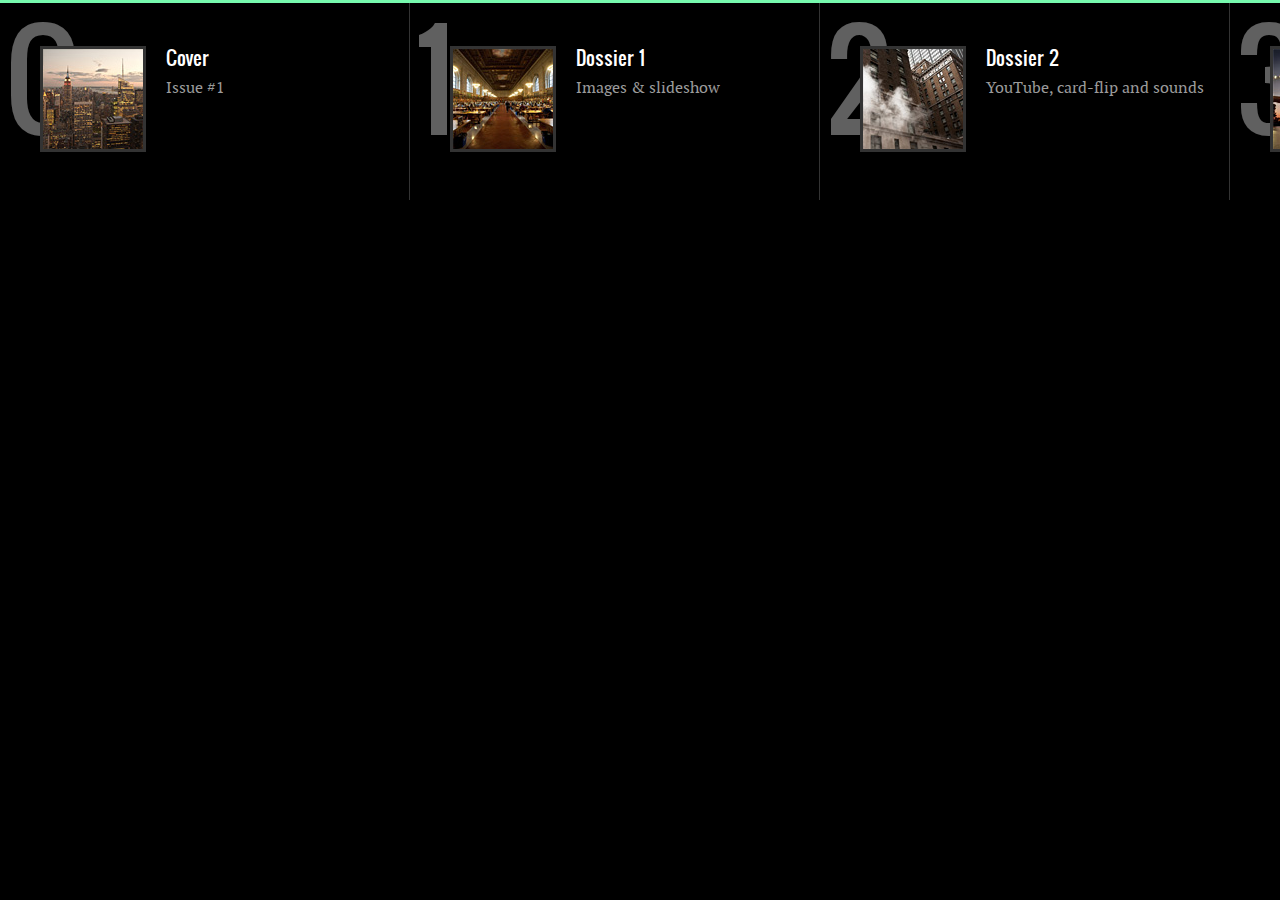
<file: book/index.html>
<!--
#####################################################################
LAKER Version 1.2 – http://www.lakercompendium.com
#####################################################################
#####################################################################
This file contains the navigation bar which is display after a
doubletap on iOS devices.
#####################################################################
#####################################################################
#####################################################################
-->


<!DOCTYPE html>
<html xmlns:csi="http://www.massimocorner.com/libraries/csi/" lang="de">
<head>

<meta charset="utf-8">

<!--Prevent pinch to zoom on iOS devices-->
<meta name="viewport" content="width=device-width; initial-scale=1.0; maximum-scale=1.0; user-scalable=no;" />



<!--
############################################################################
Javascripts ################################################################
############################################################################
-->
<script type="text/javascript" src="js/Hyphenator.js"></script>
<script type="text/javascript" src="js/tmt_core.js"></script>
<script type="text/javascript" src="js/tmt_net.js"></script>
<script type="text/javascript" src="js/tmt_csi.js"></script>
        
<!--
############################################################################
Stylesheets ################################################################
############################################################################
-->

<!--Loading the main style sheet-->        
<link href="styles/styles.css" rel="stylesheet" type="text/css" />
        
  
</head>



<body class="body-toc-ios">

<!--Enable text hyphenation with Hyphenator.js-->
<div class="hyphenate">

	   <div class="toc-list-ios">
			<div class="hyphenate">
						
						<a class="toc-dossier" href="Cover.html">
						<div class="toc-dossier-number">C</div>
						<img class="toc-thumb" src="images/cover/toc-thumb.jpg" />
						<h1>Cover</h1>
						<p>Issue #1</p>
						</a><!--Link toc-dossier-->
						
						<a class="toc-dossier" href="Introduction.html">
						<div class="toc-dossier-number">1</div>
						<img class="toc-thumb" src="images/dossier-01/toc-thumb.jpg" />
						<h1>Dossier 1</h1>
						<p>Images &amp; slideshow</p>
						</a><!--Link toc-dossier-->
						
						<a class="toc-dossier" href="Interactivity.html">
						<div class="toc-dossier-number">2</div>
						<img class="toc-thumb" src="images/dossier-02/toc-thumb.jpg" />
						<h1>Dossier 2</h1>
						<p>YouTube, card-flip and sounds</p>
						</a><!--Link toc-dossier-->
						
						<a class="toc-dossier" href="Structure_and_Columns.html">
						<div class="toc-dossier-number">3</div>
						<img class="toc-thumb" src="images/dossier-03/toc-thumb.jpg" />
						<h1>Dossier 3</h1>
						<p>Structure &amp; Columns</p>
						</a><!--Link toc-dossier-->
						
						<a class="toc-dossier" href="Maps.html">
						<div class="toc-dossier-number">4</div>
						<img class="toc-thumb" src="images/dossier-04/toc-thumb.jpg" />
						<h1>Dossier 4</h1>
						<p>Google Maps</p>
						</a><!--Link toc-dossier-->
						
			</div><!--Div Hyphenate-->
      </div><!--Div toc-->
      
</div><!--Div hyphenate-->


</body>
</html>
</file>
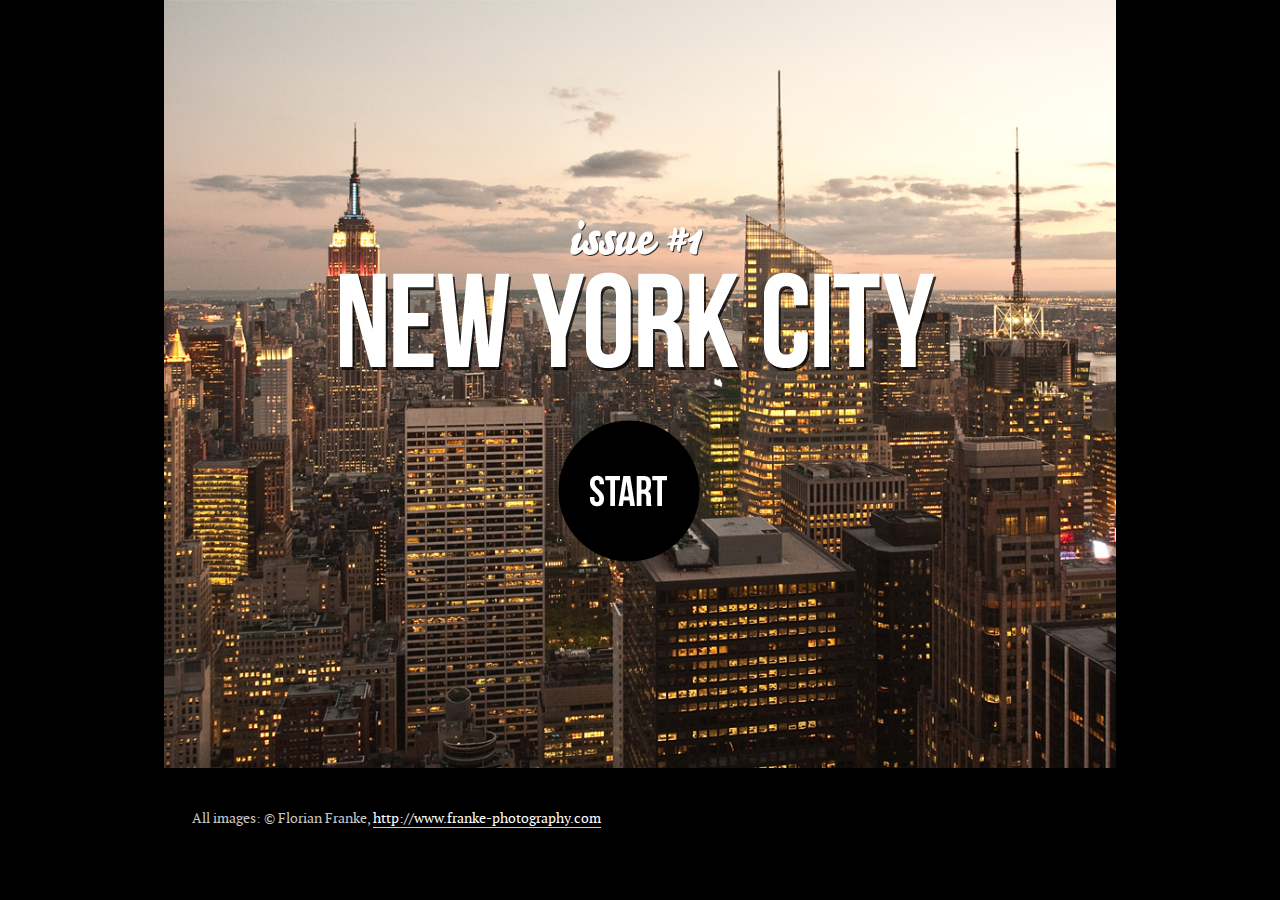
<file: book/001.html>
<!--
#####################################################################
LAKER Version 1.1 – http://www.lakercompendium.com
#####################################################################
#####################################################################
This is a dossier file.
#####################################################################
#####################################################################
#####################################################################
-->


<!DOCTYPE html PUBLIC "-//W3C//DTD XHTML 1.0 Transitional//EN" "http://www.w3.org/TR/xhtml1/DTD/xhtml1-transitional.dtd" >
<html xmlns="http://www.w3.org/1999/xhtml" xmlns:csi="http://www.massimocorner.com/libraries/csi/" lang="de">
<head>

<!--
############################################################################
META information ###########################################################
############################################################################
-->

<meta charset="utf-8">

<!--Prevent pinch to zoom on iOS devices-->
<meta name="viewport" content="width=device-width; initial-scale=1.0; maximum-scale=1.0; user-scalable=no;" />

<!--Allow saving as a web app on the home screen on iOS Devices (doesn't apply in Baker)-->
<meta name="apple-mobile-web-app-capable" content="yes" />

<!--If the page is saved as a web app, the statusbar will be black-translucent (doesn't apply in Baker)-->
<meta name="apple-mobile-web-app-status-bar-style" content="black-translucent" />

<!--Prevent phone number detection on iOS devices-->
<meta name="format-detection" content="telephone=no" />


<!--Title. The content of the title is displayed on the loading screen on iOS devices-->
<title>Cover • Issue #1</title>

<!--
############################################################################
Stylesheets ################################################################
############################################################################
-->

<!--Loading the main style sheet-->
<link href="styles/styles.css" rel="stylesheet" type="text/css" />

<!--Loading the dossier specific css-->
<link href="styles/dossiers/cover.css" rel="stylesheet" type="text/css" />

<!--
############################################################################
Javascripts ################################################################
############################################################################
-->

<script src="js/Hyphenator.js" type="text/javascript"></script>
<script src="js/jquery-1.5.min.js" type="text/javascript"></script>
<script type="text/javascript" src="js/tmt_core.js"></script>
<script type="text/javascript" src="js/tmt_net.js"></script>
<script type="text/javascript" src="js/tmt_csi.js"></script>
<script type="text/javascript" src="js/article-nav.js"></script>

<!--Mandatory JavaScripts (Uncomment if not used to speed up performance)
<script type="text/javascript" src="js/jquery.jplayer.min.js"></script>
<script src="js/jquery.touchSwipe-1.2.1.js" type="text/javascript"></script>
-->

</head>

<body>

<!--
/////////////////////////////////////////////////////////////////////////////
/////////////////////////////////////////////////////////////////////////////
IMPORTANT! 
IT'S THE FRONT PAGE, SO WE DON'T ACTUALLY NEED THE NAVIGATION BAR HERE.
A LINK TO THE FIRST PAGE IS PLACED IN THE CONTET. 
/////////////////////////////////////////////////////////////////////////////
/////////////////////////////////////////////////////////////////////////////


<!--Enable text hyphenation with Hyphenator.js-->
<div class="hyphenate">


<!--
############################################################################
Start content ##############################################################
############################################################################
-->


<!--Dossier start image-->
<div class="dossier-start-bg">
<!--(if you want to place something on top of the picture, place it here-->

<a href="01.html"><img src="images/cover/cover-typo.png" /></a>

</div><!-- Div dossier-start-bg-->
 
  

</div><!--Div hyphenate-->

  
  
  <!--
############################################################################
Start Footer ###############################################################
############################################################################
-->
  

<!--Include footer data from inc/footer.html-->
<div class="footer">
  <div id="includeFooter" csi:src="inc/footer.html"></div>
</div><!--Div footer-->

<!--
############################################################################
End Footer #################################################################
############################################################################
-->

</body>
</html>
</file>
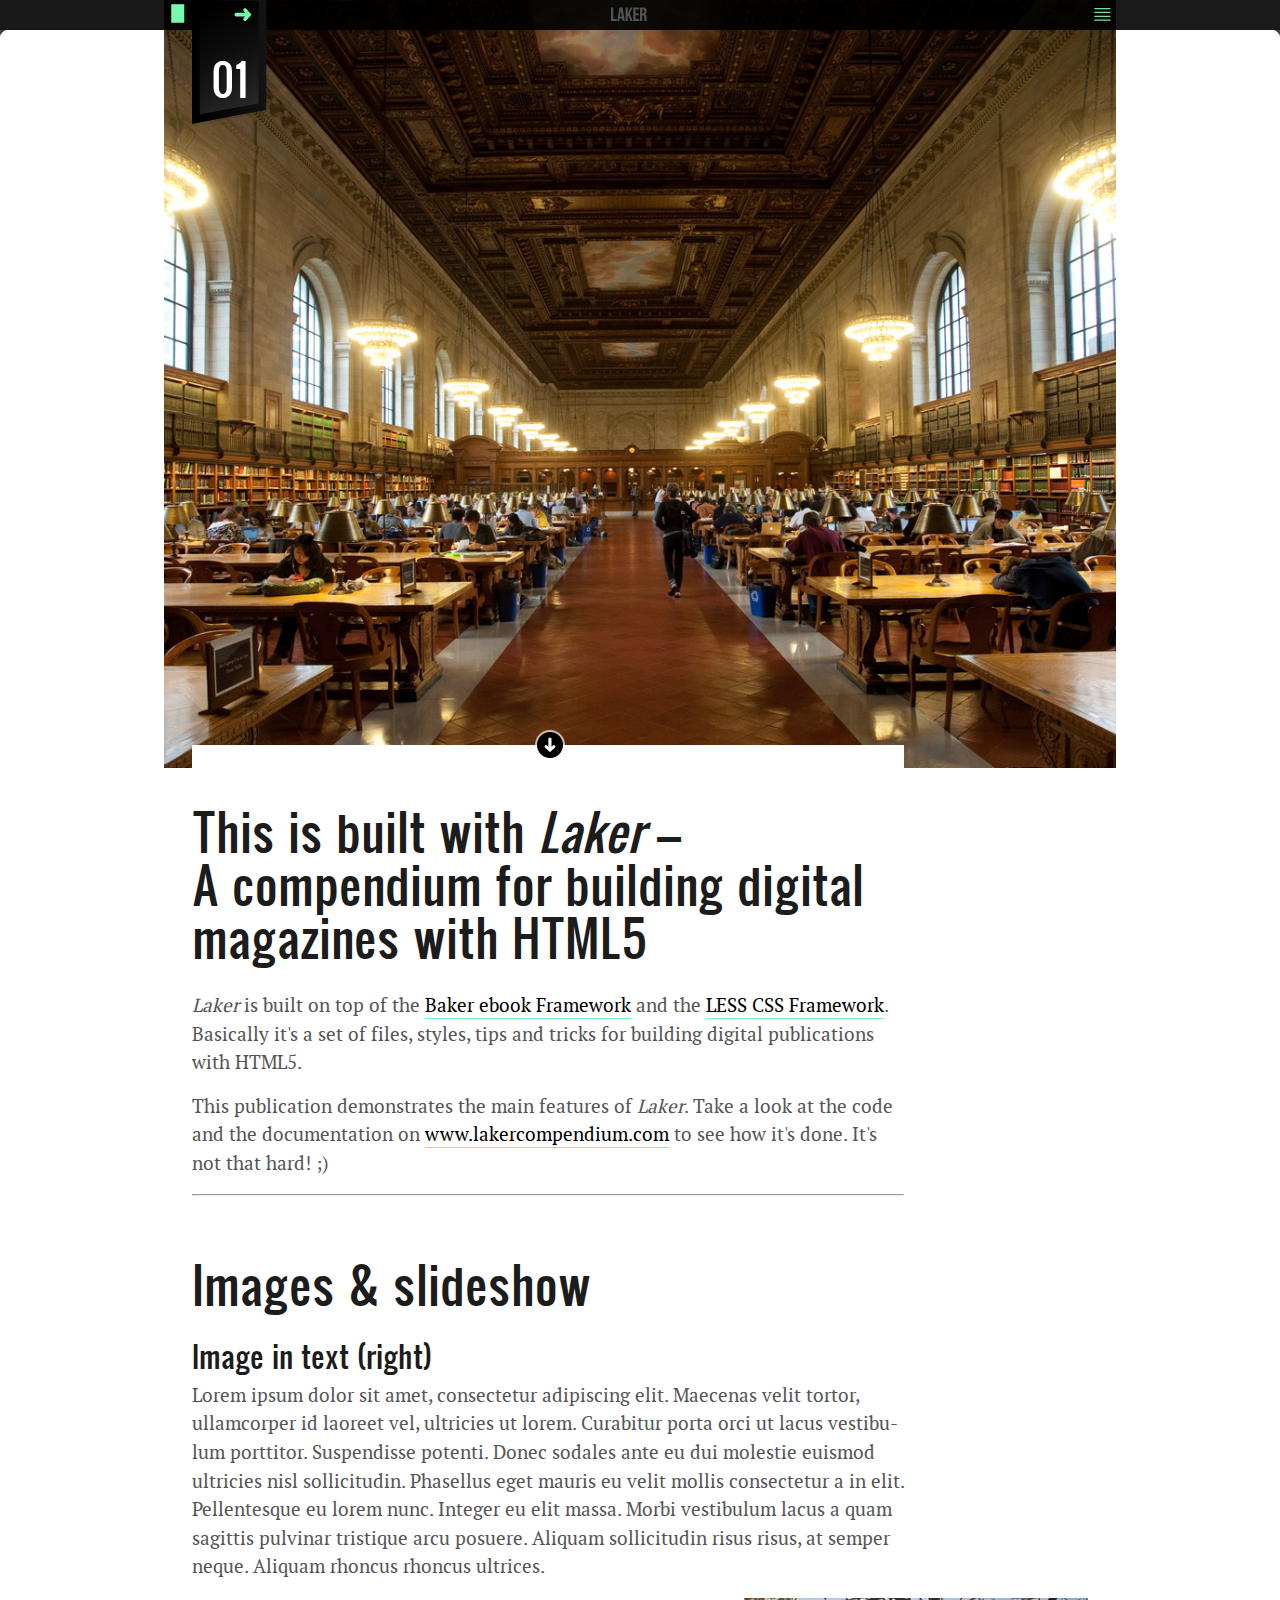
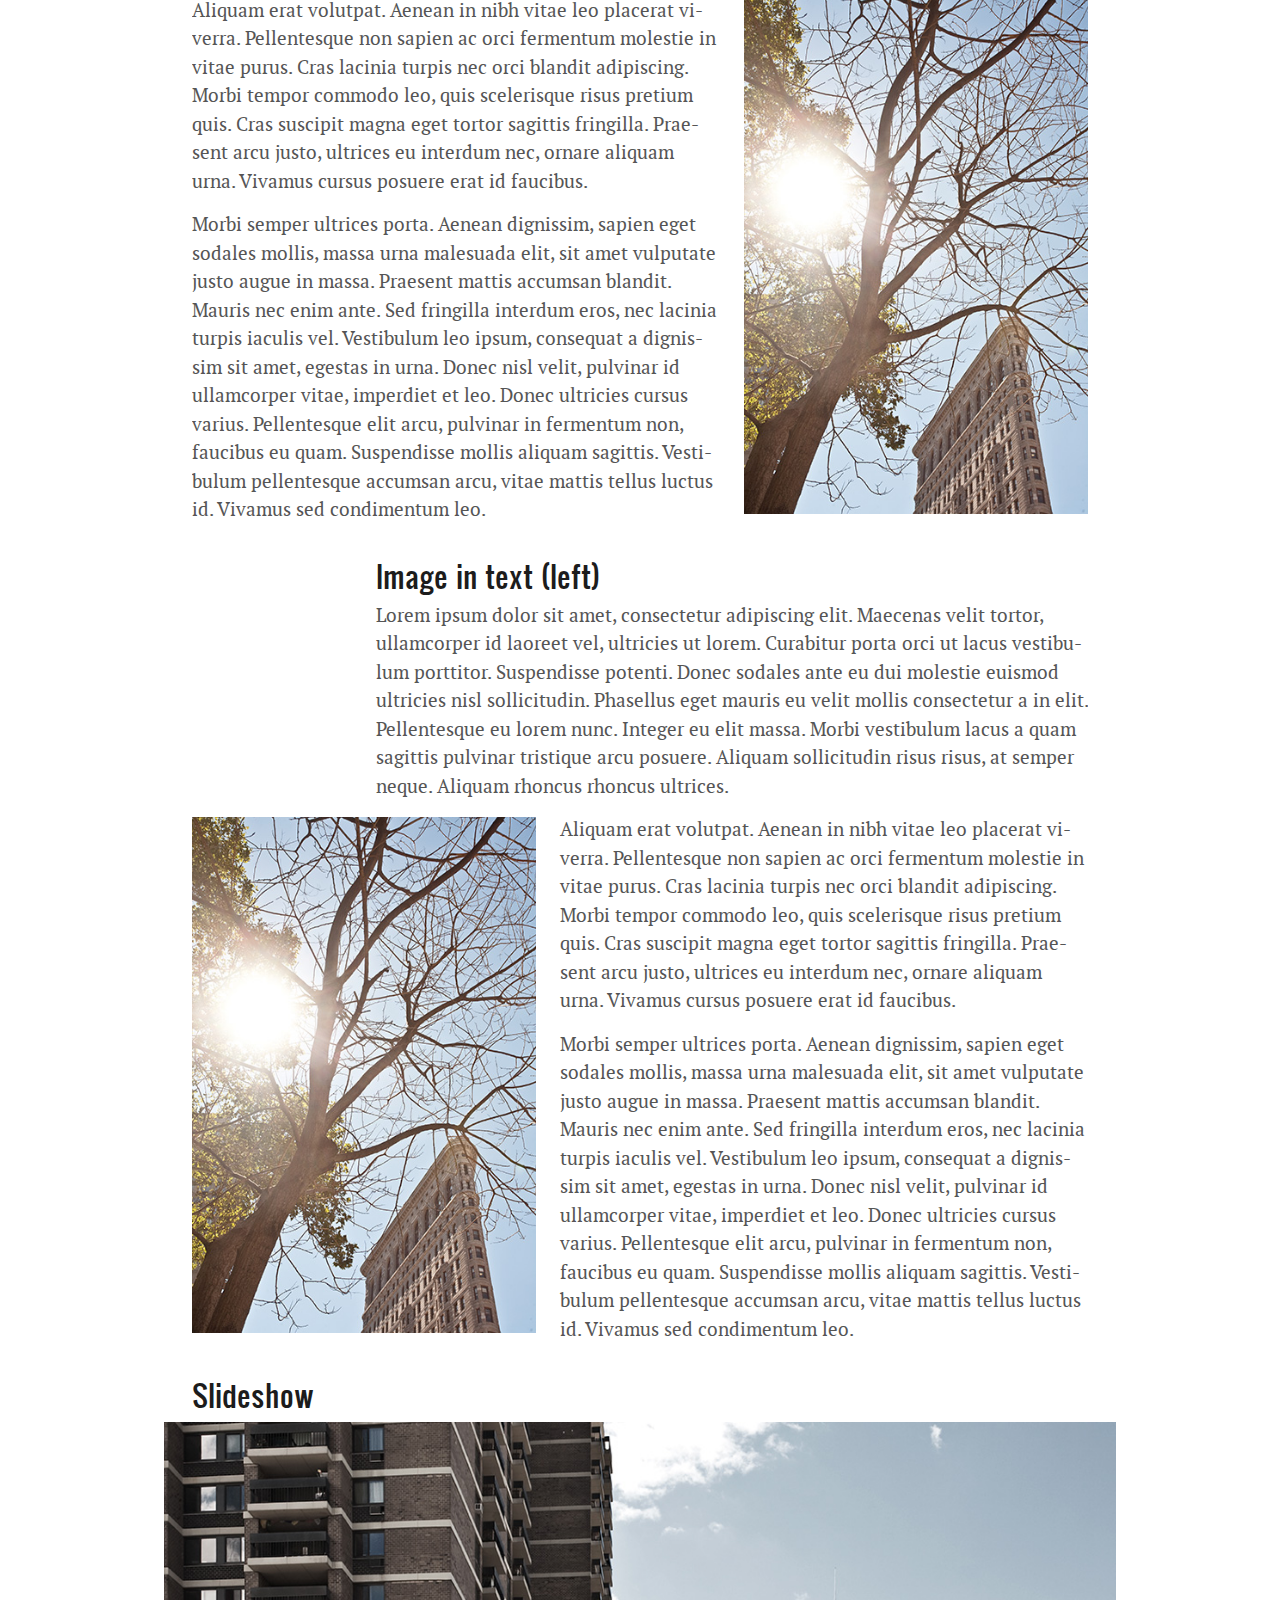
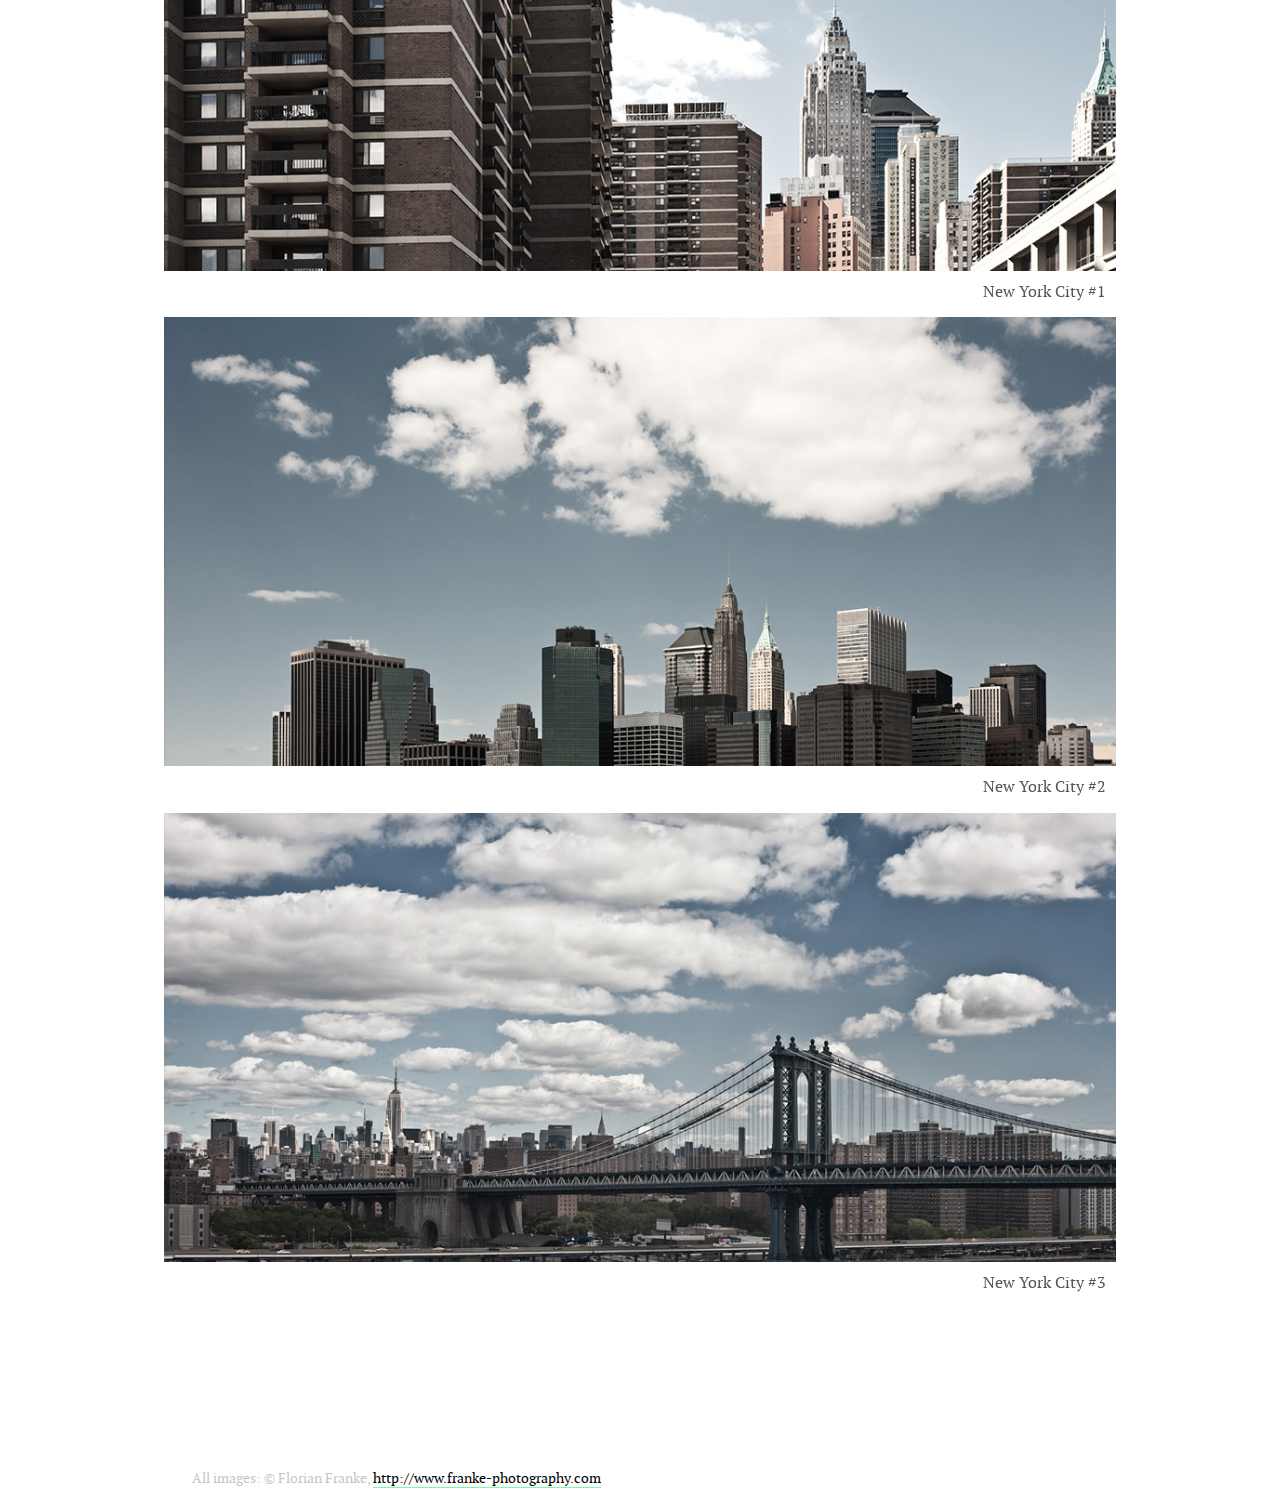
<file: book/01.html>
<!--
#####################################################################
LAKER Version 1.1 – http://www.lakercompendium.com
#####################################################################
#####################################################################
This is a dossier file.
#####################################################################
#####################################################################
#####################################################################
-->


<!DOCTYPE html PUBLIC "-//W3C//DTD XHTML 1.0 Transitional//EN" "http://www.w3.org/TR/xhtml1/DTD/xhtml1-transitional.dtd" >
<html xmlns="http://www.w3.org/1999/xhtml" xmlns:csi="http://www.massimocorner.com/libraries/csi/" lang="de">
<head>

<!--
############################################################################
META information ###########################################################
############################################################################
-->

<meta charset="utf-8">

<!--Prevent pinch to zoom on iOS devices-->
<meta name="viewport" content="width=device-width; initial-scale=1.0; maximum-scale=1.0; user-scalable=no;" />

<!--Allow saving as a web app on the home screen on iOS Devices (doesn't apply in Baker)-->
<meta name="apple-mobile-web-app-capable" content="yes" />

<!--If the page is saved as a web app, the statusbar will be black-translucent (doesn't apply in Baker)-->
<meta name="apple-mobile-web-app-status-bar-style" content="black-translucent" />

<!--Prevent phone number detection on iOS devices-->
<meta name="format-detection" content="telephone=no" />


<!--Title. The content of the title is displayed on the loading screen on iOS devices-->
<title>Dossier 1 • Images & slideshow</title>

<!--
############################################################################
Stylesheets ################################################################
############################################################################
-->

<!--Loading the main style sheet-->
<link href="styles/styles.css" rel="stylesheet" type="text/css" />

<!--Loading the dossier specific css-->
<link href="styles/dossiers/01.css" rel="stylesheet" type="text/css" />

<!--
############################################################################
Javascripts ################################################################
############################################################################
-->

<script src="js/Hyphenator.js" type="text/javascript"></script>
<script src="js/jquery-1.5.min.js" type="text/javascript"></script>
<script type="text/javascript" src="js/tmt_core.js"></script>
<script type="text/javascript" src="js/tmt_net.js"></script>
<script type="text/javascript" src="js/tmt_csi.js"></script>
<script src="js/jquery.touchSwipe-1.2.1.js" type="text/javascript"></script>

<!--Mandatory JavaScripts (Uncomment if not used to speed up performance)
<script type="text/javascript" src="js/jquery.jplayer.min.js"></script>
-->

</head>

<body>

<!--
############################################################################
"Table of content" in navigation bar #######################################
############################################################################
-->

<div class="nav-bar">
	<div class="nav-bar-container">
		
        <a href="#Inhaltsverzeichnis" class="nav-button toc"><div class="toc-label">Inhaltsverzeichnis</div>
		
        <div class="toc-list">
			<!--Include "Table of content" from external file-->
			<div id="includeTOC" csi:src="inc/toc.html"></div>
		</div><!--Div toc-list-->
		</a>
        
	</div><!--Div nav-bar-container-->
</div><!--Div nav-bar-->

<!--
############################################################################
End "Table of content" in navigation bar ###################################
############################################################################
-->


<!--
############################################################################
Start dossier navigation in navigation bar #################################
############################################################################
-->

<!--Include the small logo and the cover link-->
<div id="includeLogoAndCoverlink" csi:src="inc/logo-coverlink.html"></div>

<!--Link to the next dossier-->
<a href="02.html" class="nav-button next">
	<div class="nav-button-text">Next Dossier</div>
</a>

<!--Link to the previous dossier. It's the first page, so we don't need that one.
<a href="001.html" class="nav-button prev">
	<div class="nav-button-text">Previous Dossier</div>
</a>-->

<!--Implementing the Dossier-Number-->
<div id="dossier-number" class="dossier-number"><p>01</p></div>

<!--Navigation bar edges-->
<div class="edge-left"></div>
<div class="edge-right"></div>

<!--
############################################################################
End dossier navigation in navigation bar ###################################
############################################################################
-->

<!--Enable text hyphenation with Hyphenator.js-->
<div class="hyphenate">


<!--
############################################################################
Start content ##############################################################
############################################################################
-->


<!--Dossier start image-->
<div class="dossier-start-bg">
<!--(if you want to place something on top of the picture, place it here-->
</div><!-- Div dossier-start-bg-->

<!--Arrow which indicates the start of the text-->
<div class="dossier-headline-arrow"><img src="images/dossier-headline-arrow.png" /></div>

<!--"content-element" ensures, that content is placed within the right margins-->
<div class="content-element">
        <!--Starting Headline-->
        <div class="starting-headline">
              <h1>This is built with <em>Laker</em> – <br />  A compendium for building digital magazines with HTML5</h1>
        </div><!--Div starting headline-->
</div><!--Div content element-->

<!--Main content-->

<!--"content-element" ensures, that content is placed within the right margins-->
<div class="content-element">


<div class="large-column float-left">
<p><em>Laker</em> is built on top of the <a href="http://www.bakerframework.com" target="_blank">Baker ebook Framework</a> and the <a href="http://www.lessframework.com" target="_blank">LESS CSS Framework</a>. Basically it's a set of files, styles, tips and tricks for building digital publications with HTML5.</p>

<p>This publication demonstrates the main features of <em>Laker</em>. Take a look at the code and the documentation on <a href="http://www.lakercompendium.com" target="_blank">www.lakercompendium.com</a> to see how it's done. It's not that hard! ;) <br />
</p>
<hr /><br /></p>
</div><!--Div large-column float-left-->



<div class="large-column float-left">
<h1>Images &amp; slideshow</h1>
      <h2>Image in text (right)</h2>
      <p>Lorem ipsum dolor sit amet, consectetur adipiscing elit. Maecenas velit tortor, ullamcorper id laoreet vel, ultricies ut lorem. Curabitur porta orci ut lacus vestibulum porttitor. Suspendisse potenti. Donec sodales ante eu dui molestie euismod ultricies nisl sollicitudin. Phasellus eget mauris eu velit mollis consectetur a in elit. Pellentesque eu lorem nunc. Integer eu elit massa. Morbi vestibulum lacus a quam sagittis pulvinar tristique arcu posuere. Aliquam sollicitudin risus risus, at semper neque. Aliquam rhoncus rhoncus ultrices.</p>
      
      <div class="media-right">
      <img src="images/dossier-01/image-in-text.jpg" width="400" height="600" /></div>
      
      <p> Aliquam erat volutpat. Aenean in nibh vitae leo placerat viverra. Pellentesque non sapien ac orci fermentum molestie in vitae purus. Cras lacinia turpis nec orci blandit adipiscing. Morbi tempor commodo leo, quis scelerisque risus pretium quis. Cras suscipit magna eget tortor sagittis fringilla. Praesent arcu justo, ultrices eu interdum nec, ornare aliquam urna. Vivamus cursus posuere erat id faucibus.</p>
      <p>Morbi semper ultrices porta. Aenean dignissim, sapien eget sodales mollis, massa urna malesuada elit, sit amet vulputate justo augue in massa. Praesent mattis accumsan blandit. Mauris nec enim ante. Sed fringilla interdum eros, nec lacinia turpis iaculis vel. Vestibulum leo ipsum, consequat a dignissim sit amet, egestas in urna. Donec nisl velit, pulvinar id ullamcorper vitae, imperdiet et leo. Donec ultricies cursus varius. Pellentesque elit arcu, pulvinar in fermentum non, faucibus eu quam. Suspendisse mollis aliquam sagittis. Vestibulum pellentesque accumsan arcu, vitae mattis tellus luctus id. Vivamus sed condimentum leo.</p>  
</div><!--Div large-column float-left-->


  <div class="large-column float-right">
      <h2>Image in text (left)</h2>
      <p>Lorem ipsum dolor sit amet, consectetur adipiscing elit. Maecenas velit tortor, ullamcorper id laoreet vel, ultricies ut lorem. Curabitur porta orci ut lacus vestibulum porttitor. Suspendisse potenti. Donec sodales ante eu dui molestie euismod ultricies nisl sollicitudin. Phasellus eget mauris eu velit mollis consectetur a in elit. Pellentesque eu lorem nunc. Integer eu elit massa. Morbi vestibulum lacus a quam sagittis pulvinar tristique arcu posuere. Aliquam sollicitudin risus risus, at semper neque. Aliquam rhoncus rhoncus ultrices.</p>
      
      <div class="media-left">
      <img src="images/dossier-01/image-in-text.jpg" width="400" height="600" /></div>
      
      <p> Aliquam erat volutpat. Aenean in nibh vitae leo placerat viverra. Pellentesque non sapien ac orci fermentum molestie in vitae purus. Cras lacinia turpis nec orci blandit adipiscing. Morbi tempor commodo leo, quis scelerisque risus pretium quis. Cras suscipit magna eget tortor sagittis fringilla. Praesent arcu justo, ultrices eu interdum nec, ornare aliquam urna. Vivamus cursus posuere erat id faucibus.</p>
      <p>Morbi semper ultrices porta. Aenean dignissim, sapien eget sodales mollis, massa urna malesuada elit, sit amet vulputate justo augue in massa. Praesent mattis accumsan blandit. Mauris nec enim ante. Sed fringilla interdum eros, nec lacinia turpis iaculis vel. Vestibulum leo ipsum, consequat a dignissim sit amet, egestas in urna. Donec nisl velit, pulvinar id ullamcorper vitae, imperdiet et leo. Donec ultricies cursus varius. Pellentesque elit arcu, pulvinar in fermentum non, faucibus eu quam. Suspendisse mollis aliquam sagittis. Vestibulum pellentesque accumsan arcu, vitae mattis tellus luctus id. Vivamus sed condimentum leo.</p>  
</div><!--Div large-column float-right-->

  

<div class="large-column float-left">
      <h2>Slideshow</h2>
</div><!--Div dossier float-left-->
</div><!--Div content-element-->

<!--
############################################################################
ImageSlideshow #############################################################
############################################################################
-->

<div id="imgscroll-content">
<div id="imgscroll-legend"><p>» Swipe for more pictures.</p></div>
<div id="imgscroll-imgs">

<!--Picture 1-->
<div class="imgscroll-img" id="imgscroll-img">
	<img src="images/dossier-01/nyc1.jpg" />
	<div class="caption"><p>New York City #1</p></div>
</div><!--imgscroll-content-->

<!--Picture 2-->
<div class="imgscroll-img" id="imgscroll-img">
	<img src="images/dossier-01/nyc2.jpg" />
	<div class="caption"><p>New York City #2</p></div>
</div><!--imgscroll-content-->

<!--Picture 3-->
<div class="imgscroll-img" id="imgscroll-img">
	<img src="images/dossier-01/nyc3.jpg" />
	<div class="caption"><p>New York City #3</p></div>
</div><!--imgscroll-content-->

</div><!--Div imgscroll-imgs-->
</div><!--Div imgscroll-content-->

<!--Initiating the slideshow by calling the JS-->
<script src="js/imgscroll.js" type="text/javascript"></script>

<!--
############################################################################
ImageSlideshow End #########################################################
############################################################################
-->


  <!--
############################################################################
End of content #############################################################
############################################################################
-->
  
  

</div><!--Div hyphenate-->

  
  
  <!--
############################################################################
Start Footer ###############################################################
############################################################################
-->
  

<!--Include footer data from inc/footer.html-->
<div class="footer">
  <div id="includeFooter" csi:src="inc/footer.html"></div>
</div><!--Div footer-->

<!--
############################################################################
End Footer #################################################################
############################################################################
-->

</body>
</html>
</file>
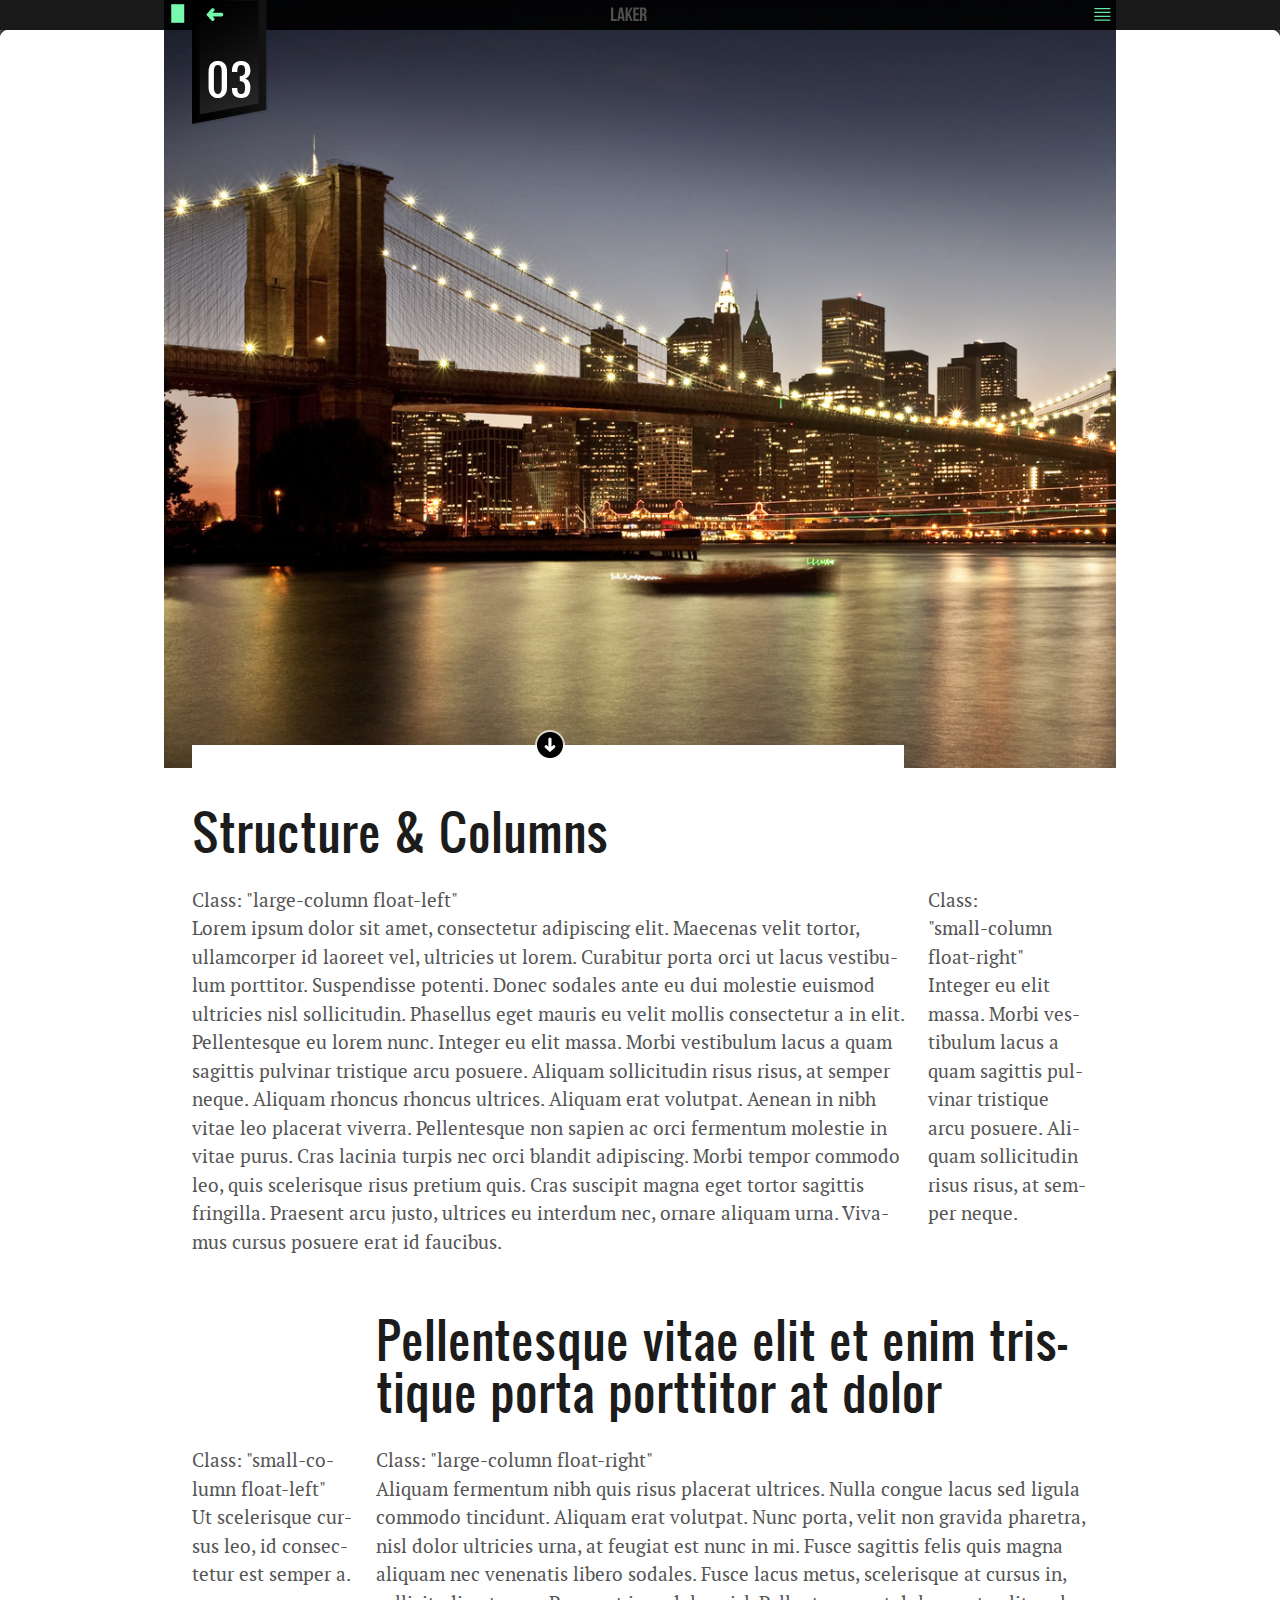
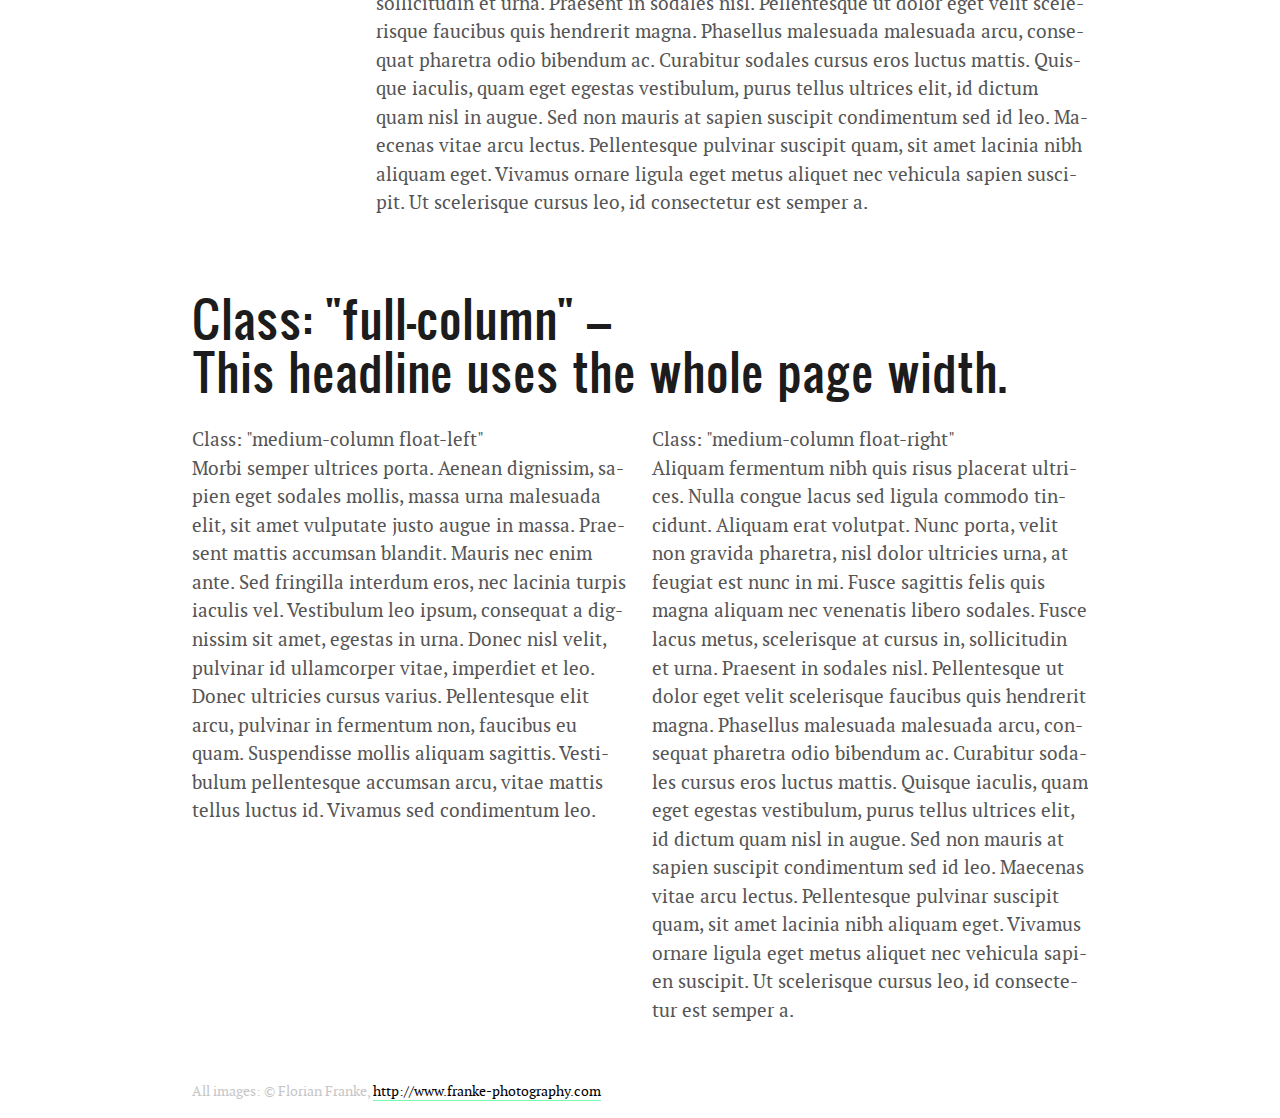
<file: book/03.html>
<!--
#####################################################################
LAKER Version 1.1 – http://www.lakercompendium.com
#####################################################################
#####################################################################
This is a dossier file.
#####################################################################
#####################################################################
#####################################################################
-->


<!DOCTYPE html PUBLIC "-//W3C//DTD XHTML 1.0 Transitional//EN" "http://www.w3.org/TR/xhtml1/DTD/xhtml1-transitional.dtd" >
<html xmlns="http://www.w3.org/1999/xhtml" xmlns:csi="http://www.massimocorner.com/libraries/csi/" lang="de">
<head>

<!--
############################################################################
META information ###########################################################
############################################################################
-->

<meta charset="utf-8">

<!--Prevent pinch to zoom on iOS devices-->
<meta name="viewport" content="width=device-width; initial-scale=1.0; maximum-scale=1.0; user-scalable=no;" />

<!--Allow saving as a web app on the home screen on iOS Devices (doesn't apply in Baker)-->
<meta name="apple-mobile-web-app-capable" content="yes" />

<!--If the page is saved as a web app, the statusbar will be black-translucent (doesn't apply in Baker)-->
<meta name="apple-mobile-web-app-status-bar-style" content="black-translucent" />

<!--Prevent phone number detection on iOS devices-->
<meta name="format-detection" content="telephone=no" />


<!--Title. The content of the title is displayed on the loading screen on iOS devices-->
<title>Dossier 3 • Structure & columns</title>

<!--
############################################################################
Stylesheets ################################################################
############################################################################
-->

<!--Loading the main style sheet-->
<link href="styles/styles.css" rel="stylesheet" type="text/css" />

<!--Loading the dossier specific css-->
<link href="styles/dossiers/03.css" rel="stylesheet" type="text/css" />

<!--
############################################################################
Javascripts ################################################################
############################################################################
-->

<script src="js/Hyphenator.js" type="text/javascript"></script>
<script src="js/jquery-1.5.min.js" type="text/javascript"></script>
<script type="text/javascript" src="js/tmt_core.js"></script>
<script type="text/javascript" src="js/tmt_net.js"></script>
<script type="text/javascript" src="js/tmt_csi.js"></script>
<script type="text/javascript" src="js/article-nav.js"></script>

<!--Mandatory JavaScripts (Uncomment if not used to speed up performance)
<script type="text/javascript" src="js/jquery.jplayer.min.js"></script>
<script src="js/jquery.touchSwipe-1.2.1.js" type="text/javascript"></script>
-->

</head>

<body>

<!--
############################################################################
"Table of content" in navigation bar #######################################
############################################################################
-->

<div class="nav-bar">
	<div class="nav-bar-container">
		
        <a href="#Inhaltsverzeichnis" class="nav-button toc"><div class="toc-label">Inhaltsverzeichnis</div>
		
        <div class="toc-list">
			<!--Include "Table of content" from external file-->
			<div id="includeTOC" csi:src="inc/toc.html"></div>
		</div><!--Div toc-list-->
		</a>
        
	</div><!--Div nav-bar-container-->
</div><!--Div nav-bar-->

<!--
############################################################################
End "Table of content" in navigation bar ###################################
############################################################################
-->


<!--
############################################################################
Start dossier navigation in navigation bar #################################
############################################################################
-->

<!--Include the small logo and the cover link-->
<div id="includeLogoAndCoverlink" csi:src="inc/logo-coverlink.html"></div>

<!--Link to the next dossier. (It's the last page, so we won't need that.)
<a href="02.html" class="nav-button next">
	<div class="nav-button-text">Next Dossier</div>
</a>-->

<!--Link to the previous dossier-->
<a href="02.html" class="nav-button prev">
	<div class="nav-button-text">Previous Dossier</div>
</a>

<!--Implementing the Dossier-Number-->
<div id="dossier-number" class="dossier-number"><p>03</p></div>

<!--Navigation bar edges-->
<div class="edge-left"></div>
<div class="edge-right"></div>

<!--
############################################################################
End dossier navigation in navigation bar ###################################
############################################################################
-->

<!--Enable text hyphenation with Hyphenator.js-->
<div class="hyphenate">


<!--
############################################################################
Start content ##############################################################
############################################################################
-->


<!--Dossier start image-->
<div class="dossier-start-bg">
<!--(if you want to place something on top of the picture, place it here-->
</div><!-- Div dossier-start-bg-->

<!--Arrow which indicates the start of the text-->
<div class="dossier-headline-arrow"><img src="images/dossier-headline-arrow.png" /></div>


<!--"content-element" ensures, that content is placed within the right margins-->
<div class="content-element">
        <!--Starting Headline-->
        <div class="starting-headline">
              <h1>Structure &amp; Columns</h1>
        </div><!--Div starting headline-->
</div><!--Div content element-->


<!--"content-element" ensures, that content is placed within the right margins-->
<div class="content-element">

<!--Main content-->
<div class="small-column float-right">
	<p>Class: <br />
	  &quot;small-column float-right&quot;<br /> 
	  Integer eu elit massa. Morbi vestibulum lacus a quam sagittis pulvinar tristique arcu posuere. Aliquam sollicitudin risus risus, at semper neque.</p>
</div><!--small-column float-right-->


<div class="large-column float-left"> 
      <p>Class: &quot;large-column float-left&quot;<br />
      Lorem ipsum dolor sit amet, consectetur adipiscing elit. Maecenas velit tortor, ullamcorper id laoreet vel, ultricies ut lorem. Curabitur porta orci ut lacus vestibulum porttitor. Suspendisse potenti. Donec sodales ante eu dui molestie euismod ultricies nisl sollicitudin. Phasellus eget mauris eu velit mollis consectetur a in elit. Pellentesque eu lorem nunc. Integer eu elit massa. Morbi vestibulum lacus a quam sagittis pulvinar tristique arcu posuere. Aliquam sollicitudin risus risus, at semper neque. Aliquam rhoncus rhoncus ultrices. Aliquam erat volutpat. Aenean in nibh vitae leo placerat viverra. Pellentesque non sapien ac orci fermentum molestie in vitae purus. Cras lacinia turpis nec orci blandit adipiscing. Morbi tempor commodo leo, quis scelerisque risus pretium quis. Cras suscipit magna eget tortor sagittis fringilla. Praesent arcu justo, ultrices eu interdum nec, ornare aliquam urna. Vivamus cursus posuere erat id faucibus.</p>
<br />
</div><!--large-column float-left-->

<!--Align text block on the right-->
<div class="large-column float-right">
     <h1>Pellentesque vitae elit et enim tristique porta porttitor at dolor</h1>
</div><!--Div large-column float-right-->
     
     <!--Small-Column left-->
<div class="small-column float-left">
	<p>Class: "small-column float-left"<br />Ut scelerisque cursus leo, id consectetur est semper a.</p>
</div><!-- Div small-column float-left-->

     <div class="large-column float-right">
      <p>Class: "large-column float-right"<br />Aliquam fermentum nibh quis risus placerat ultrices. Nulla congue lacus sed ligula commodo tincidunt. Aliquam erat volutpat. Nunc porta, velit non gravida pharetra, nisl dolor ultricies urna, at feugiat est nunc in mi. Fusce sagittis felis quis magna aliquam nec venenatis libero sodales. Fusce lacus metus, scelerisque at cursus in, sollicitudin et urna. Praesent in sodales nisl. Pellentesque ut dolor eget velit scelerisque faucibus quis hendrerit magna. Phasellus malesuada malesuada arcu, consequat pharetra odio bibendum ac. Curabitur sodales cursus eros luctus mattis. Quisque iaculis, quam eget egestas vestibulum, purus tellus ultrices elit, id dictum quam nisl in augue. Sed non mauris at sapien suscipit condimentum sed id leo. Maecenas vitae arcu lectus. Pellentesque pulvinar suscipit quam, sit amet lacinia nibh aliquam eget. Vivamus ornare ligula eget metus aliquet nec vehicula sapien suscipit. Ut scelerisque cursus leo, id consectetur est semper a.</p>
      <br /><br />
</div><!--Div large-column float-right-->


<div class="full-column">
      <h1>Class: "full-column" – <br />This headline uses the whole page width.</h1>
</div><!--Div full-column-->

<div class="medium-column float-left">
      <p>Class: "medium-column float-left"<br />
      Morbi semper ultrices porta. Aenean dignissim, sapien eget sodales mollis, massa urna malesuada elit, sit amet vulputate justo augue in massa. Praesent mattis accumsan blandit. Mauris nec enim ante. Sed fringilla interdum eros, nec lacinia turpis iaculis vel. Vestibulum leo ipsum, consequat a dignissim sit amet, egestas in urna. Donec nisl velit, pulvinar id ullamcorper vitae, imperdiet et leo. Donec ultricies cursus varius. Pellentesque elit arcu, pulvinar in fermentum non, faucibus eu quam. Suspendisse mollis aliquam sagittis. Vestibulum pellentesque accumsan arcu, vitae mattis tellus luctus id. Vivamus sed condimentum leo.</p>
</div><!--Div medium-column float-left-->

<div class="medium-column float-right">
      <p>Class: "medium-column float-right"<br /> Aliquam fermentum nibh quis risus placerat ultrices. Nulla congue lacus sed ligula commodo tincidunt. Aliquam erat volutpat. Nunc porta, velit non gravida pharetra, nisl dolor ultricies urna, at feugiat est nunc in mi. Fusce sagittis felis quis magna aliquam nec venenatis libero sodales. Fusce lacus metus, scelerisque at cursus in, sollicitudin et urna. Praesent in sodales nisl. Pellentesque ut dolor eget velit scelerisque faucibus quis hendrerit magna. Phasellus malesuada malesuada arcu, consequat pharetra odio bibendum ac. Curabitur sodales cursus eros luctus mattis. Quisque iaculis, quam eget egestas vestibulum, purus tellus ultrices elit, id dictum quam nisl in augue. Sed non mauris at sapien suscipit condimentum sed id leo. Maecenas vitae arcu lectus. Pellentesque pulvinar suscipit quam, sit amet lacinia nibh aliquam eget. Vivamus ornare ligula eget metus aliquet nec vehicula sapien suscipit. Ut scelerisque cursus leo, id consectetur est semper a.</p>
</div><!--Div medium-column float-left-->

</div><!--Div content-element-->

  
  
  <!--
############################################################################
End of content #############################################################
############################################################################
-->
  
  

</div><!--Div hyphenate-->

  
  
  <!--
############################################################################
Start Footer ###############################################################
############################################################################
-->
  

<!--Include footer data from inc/footer.html-->
<div class="footer">
  <div id="includeFooter" csi:src="inc/footer.html"></div>
</div><!--Div footer-->

<!--
############################################################################
End Footer #################################################################
############################################################################
-->

</body>
</html>
</file>
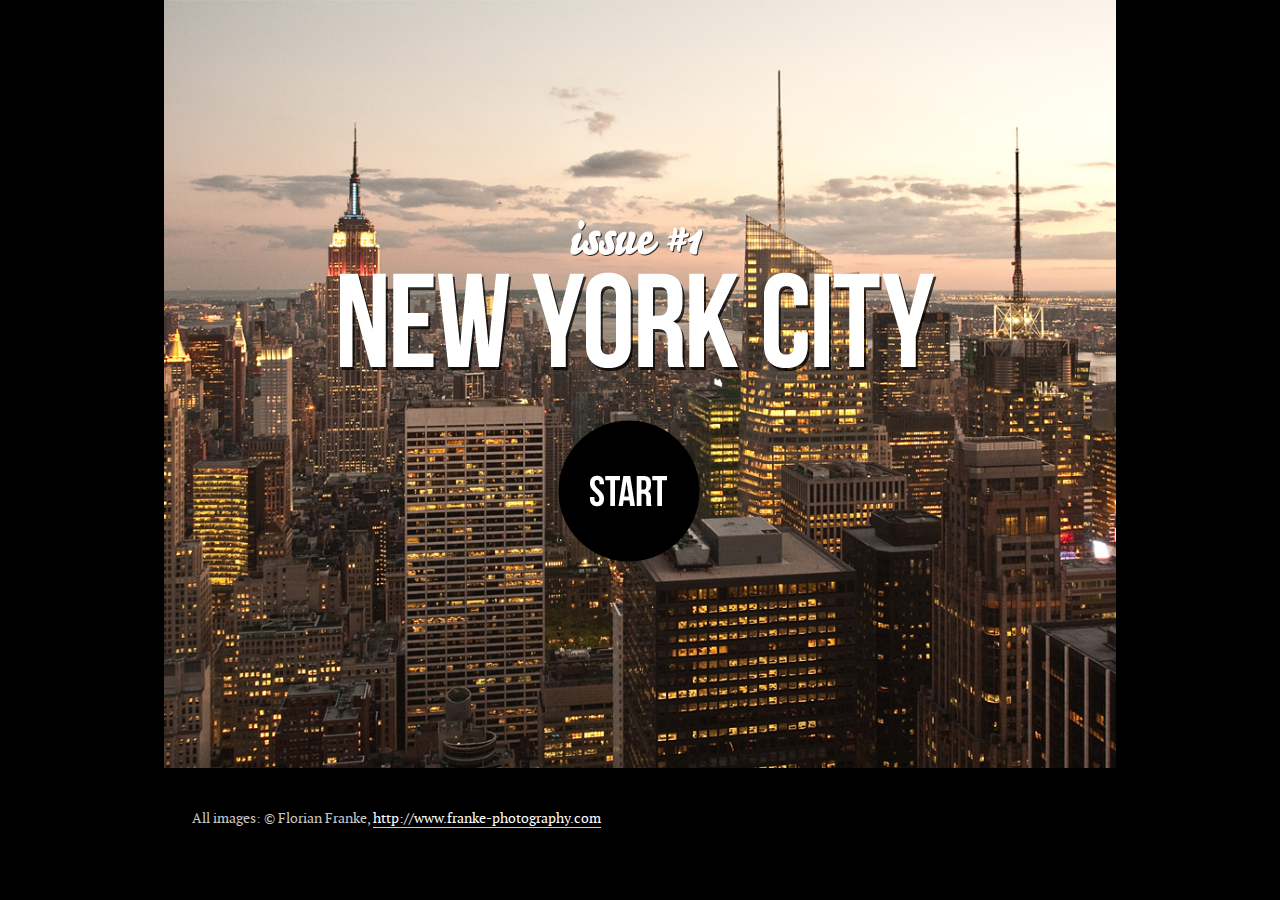
<file: book/Cover.html>
<!--
#####################################################################
LAKER Version 1.2 – http://www.lakercompendium.com
#####################################################################
#####################################################################
This is a dossier file.
#####################################################################
#####################################################################
#####################################################################
-->


<!DOCTYPE html>
<html xmlns:csi="http://www.massimocorner.com/libraries/csi/" lang="de">
<head>

<!--
############################################################################
META information ###########################################################
############################################################################
-->

<meta charset="utf-8">

<!--Prevent pinch to zoom on iOS devices-->
<meta name="viewport" content="width=device-width; initial-scale=1.0; maximum-scale=1.0; user-scalable=no;" />

<!--Allow saving as a web app on the home screen on iOS Devices (doesn't apply in Baker)-->
<meta name="apple-mobile-web-app-capable" content="yes" />

<!--If the page is saved as a web app, the statusbar will be black-translucent (doesn't apply in Baker)-->
<meta name="apple-mobile-web-app-status-bar-style" content="black-translucent" />

<!--Prevent phone number detection on iOS devices-->
<meta name="format-detection" content="telephone=no" />


<!--Title. The content of the title is displayed on the loading screen on iOS devices-->
<title>Cover • Issue #1</title>

<!--
############################################################################
Stylesheets ################################################################
############################################################################
-->

<!--Loading the main style sheet-->
<link href="styles/styles.css" rel="stylesheet" type="text/css" />

<!--Loading the dossier specific css-->
<link href="styles/dossiers/cover.css" rel="stylesheet" type="text/css" />

<!--
############################################################################
Javascripts ################################################################
############################################################################
-->

<script src="js/Hyphenator.js" type="text/javascript"></script>
<script src="js/jquery-1.5.min.js" type="text/javascript"></script>
<script type="text/javascript" src="js/tmt_core.js"></script>
<script type="text/javascript" src="js/tmt_net.js"></script>
<script type="text/javascript" src="js/tmt_csi.js"></script>
<script type="text/javascript" src="js/article-nav.js"></script>

<!--Mandatory JavaScripts (Uncomment if not used to speed up performance)
<script type="text/javascript" src="js/jquery.jplayer.min.js"></script>
<script src="js/jquery.touchSwipe-1.2.1.js" type="text/javascript"></script>
-->

</head>

<body>

<!--
/////////////////////////////////////////////////////////////////////////////
/////////////////////////////////////////////////////////////////////////////
IMPORTANT! 
IT'S THE FRONT PAGE, SO WE DON'T ACTUALLY NEED THE NAVIGATION BAR HERE.
A LINK TO THE FIRST PAGE IS PLACED IN THE CONTET. 
/////////////////////////////////////////////////////////////////////////////
/////////////////////////////////////////////////////////////////////////////


<!--Enable text hyphenation with Hyphenator.js-->
<div class="hyphenate">


<!--
############################################################################
Start content ##############################################################
############################################################################
-->


<!--Dossier start image-->
<div class="dossier-start-bg">
<!--(if you want to place something on top of the picture, place it here-->

<a href="Introduction.html"><img src="images/cover/cover-typo.png" /></a>

</div><!-- Div dossier-start-bg-->
 
  

</div><!--Div hyphenate-->

  
  
  <!--
############################################################################
Start Footer ###############################################################
############################################################################
-->
  

<!--Include footer data from inc/footer.html-->
<div class="footer">
  <div id="includeFooter" csi:src="inc/footer.html"></div>
</div><!--Div footer-->

<!--
############################################################################
End Footer #################################################################
############################################################################
-->

</body>
</html>
</file>
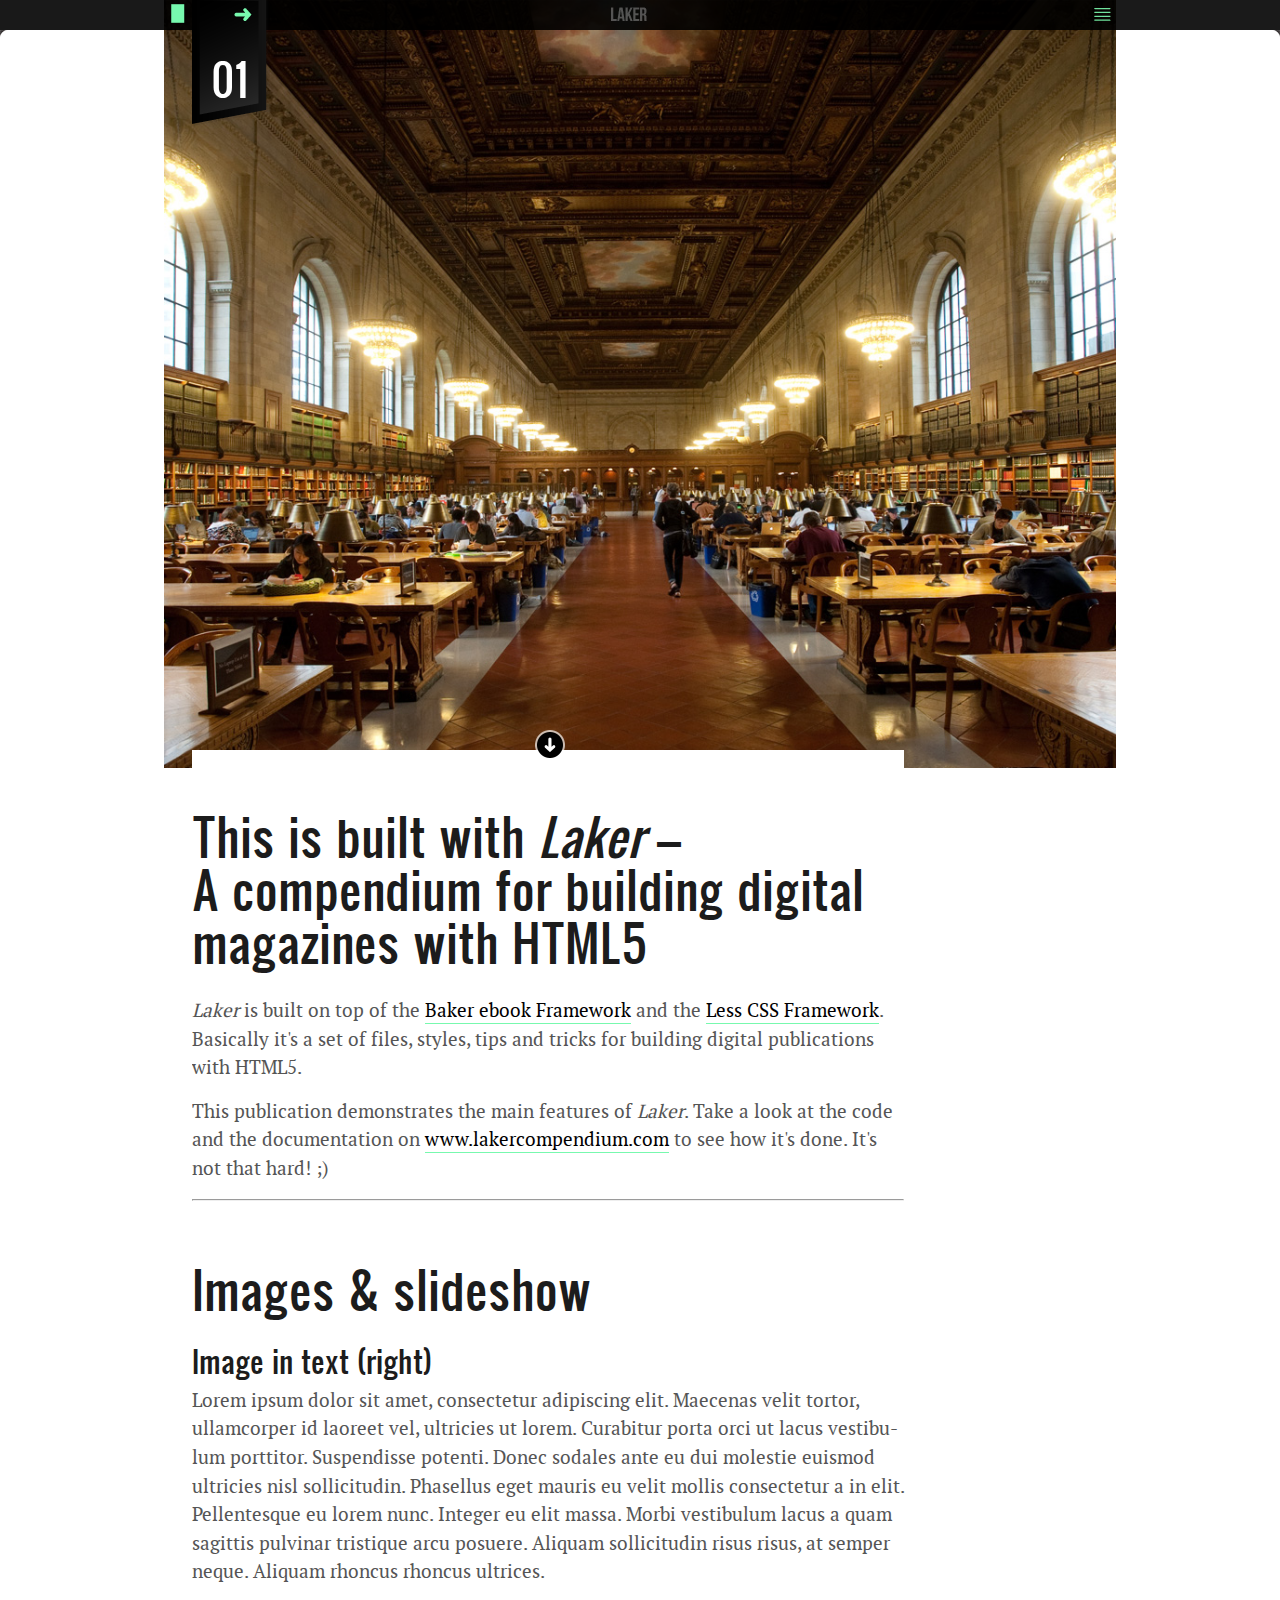
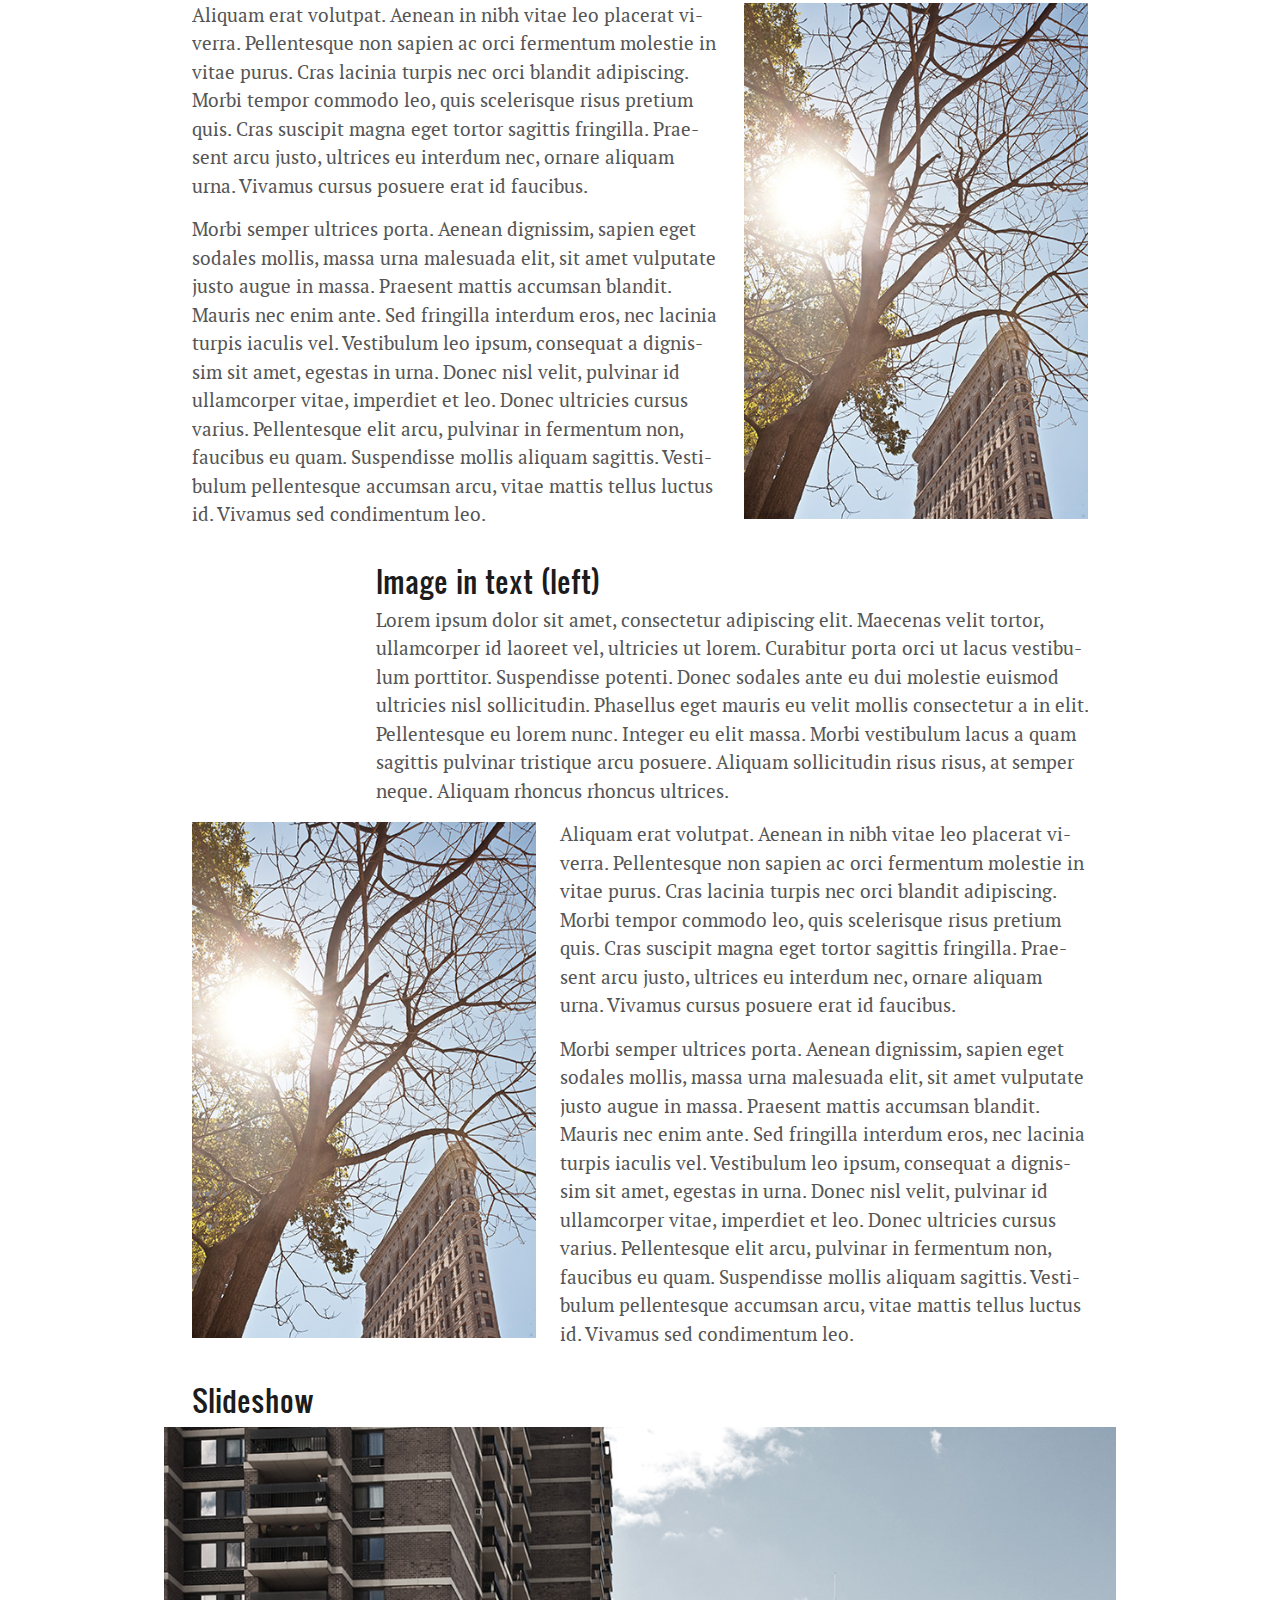
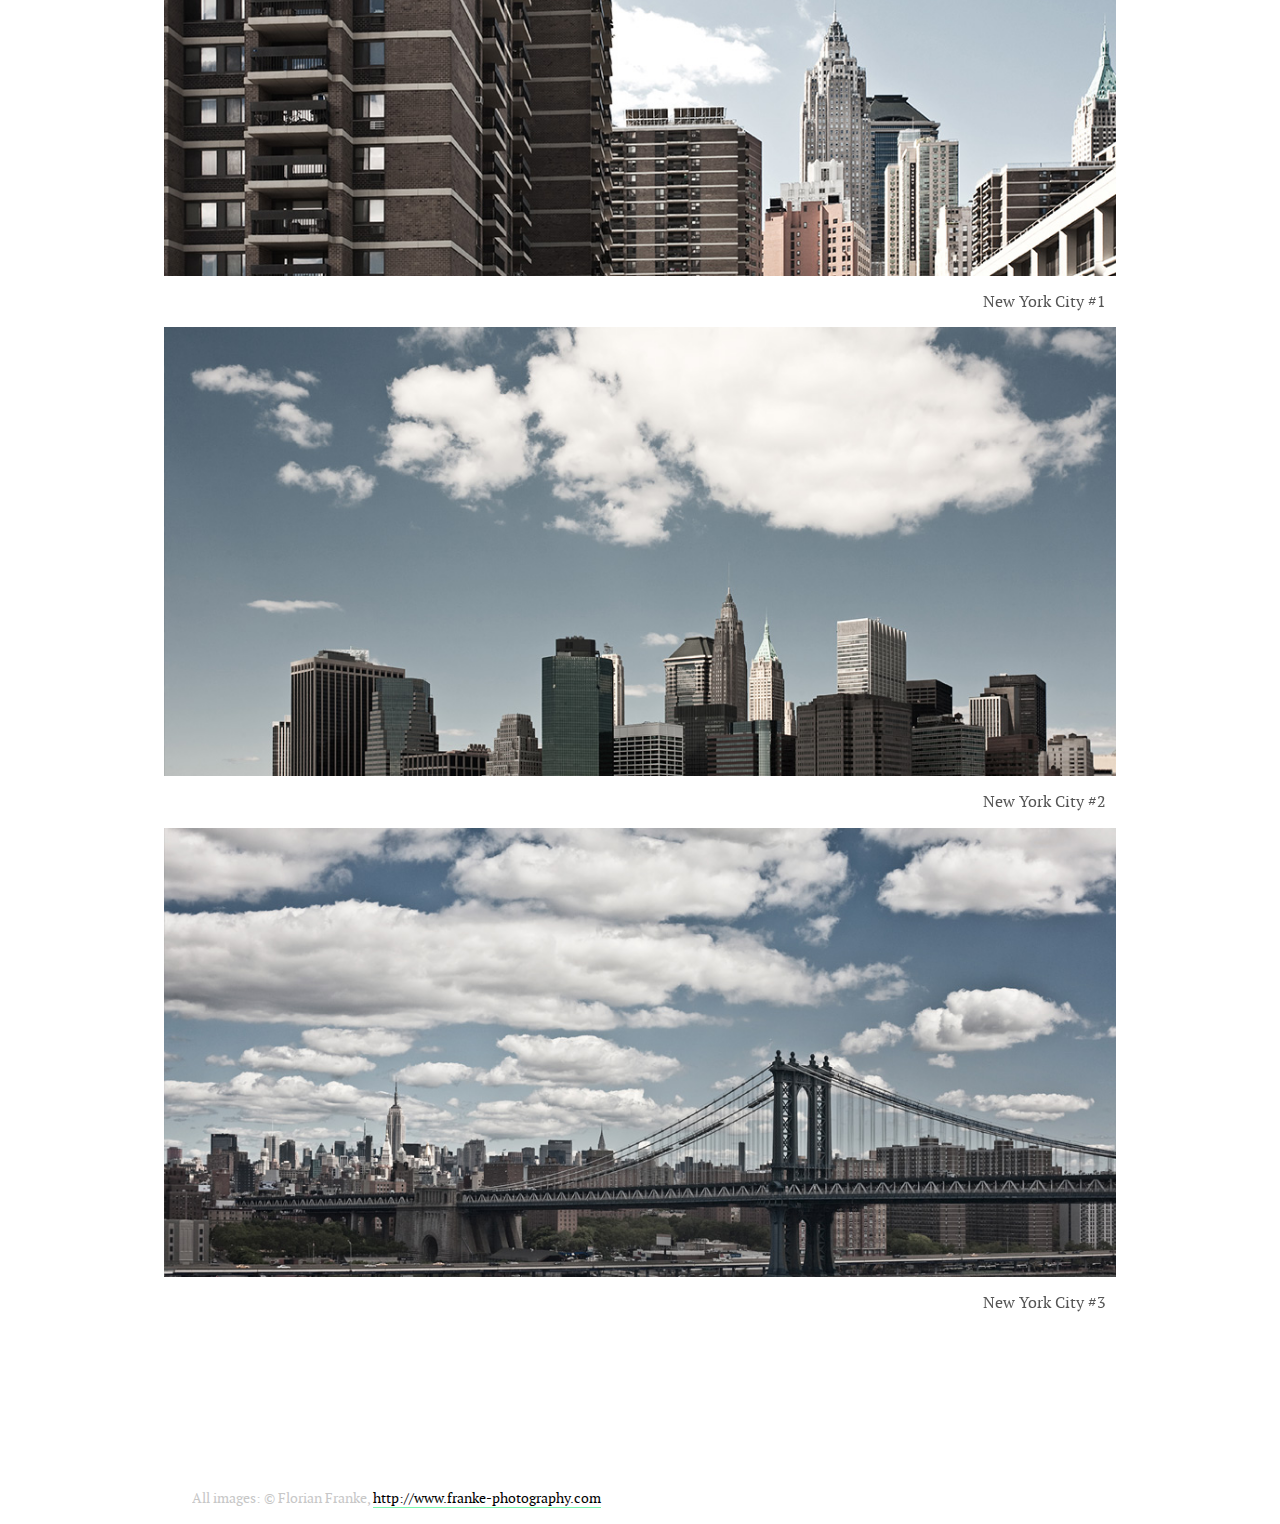
<file: book/Introduction.html>
<!--
#####################################################################
LAKER Version 1.2 – http://www.lakercompendium.com
#####################################################################
#####################################################################
This is a dossier file.
#####################################################################
#####################################################################
#####################################################################
-->


<!DOCTYPE html>
<html xmlns:csi="http://www.massimocorner.com/libraries/csi/" lang="de">
<head>

<!--
############################################################################
META information ###########################################################
############################################################################
-->

<meta charset="utf-8">

<!--Prevent pinch to zoom on iOS devices-->
<meta name="viewport" content="width=device-width; initial-scale=1.0; maximum-scale=1.0; user-scalable=no;" />

<!--Allow saving as a web app on the home screen on iOS Devices (doesn't apply in Baker)-->
<meta name="apple-mobile-web-app-capable" content="yes" />

<!--If the page is saved as a web app, the statusbar will be black-translucent (doesn't apply in Baker)-->
<meta name="apple-mobile-web-app-status-bar-style" content="black-translucent" />

<!--Prevent phone number detection on iOS devices-->
<meta name="format-detection" content="telephone=no" />


<!--Title. The content of the title is displayed on the loading screen on iOS devices-->
<title>Dossier 1 • Images & slideshow</title>

<!--
############################################################################
Stylesheets ################################################################
############################################################################
-->

<!--Loading the main style sheet-->
<link href="styles/styles.css" rel="stylesheet" type="text/css" />

<!--Loading the dossier specific css-->
<link href="styles/dossiers/01.css" rel="stylesheet" type="text/css" />

<!--
############################################################################
Javascripts ################################################################
############################################################################
-->

<script src="js/Hyphenator.js" type="text/javascript"></script>
<script src="js/jquery-1.5.min.js" type="text/javascript"></script>
<script type="text/javascript" src="js/tmt_core.js"></script>
<script type="text/javascript" src="js/tmt_net.js"></script>
<script type="text/javascript" src="js/tmt_csi.js"></script>
<script src="js/jquery.touchSwipe-1.2.1.js" type="text/javascript"></script>

<!--Mandatory JavaScripts (Uncomment if not used to speed up performance)
<script type="text/javascript" src="js/jquery.jplayer.min.js"></script>
-->

</head>

<body>

<!--
############################################################################
"Table of content" in navigation bar #######################################
############################################################################
-->

<div class="nav-bar">
	<div class="nav-bar-container">
		
        <a href="#Inhaltsverzeichnis" class="nav-button toc"><div class="toc-label">Inhaltsverzeichnis</div>
		
        <div class="toc-list">
			<!--Include "Table of content" from external file-->
			<div id="includeTOC" csi:src="inc/toc.html"></div>
		</div><!--Div toc-list-->
		</a>
        
	</div><!--Div nav-bar-container-->
</div><!--Div nav-bar-->

<!--
############################################################################
End "Table of content" in navigation bar ###################################
############################################################################
-->


<!--
############################################################################
Start dossier navigation in navigation bar #################################
############################################################################
-->

<!--Include the small logo and the cover link-->
<div id="includeLogoAndCoverlink" csi:src="inc/logo-coverlink.html"></div>

<!--Link to the next dossier-->
<a href="Interactivity.html" class="nav-button next">
	<div class="nav-button-text">Next Dossier</div>
</a>

<!--Link to the previous dossier. It's the first page, so we don't need that one.
<a href="001.html" class="nav-button prev">
	<div class="nav-button-text">Previous Dossier</div>
</a>-->

<!--Implementing the Dossier-Number-->
<div id="dossier-number" class="dossier-number"><p>01</p></div>

<!--Navigation bar edges-->
<div class="edge-left"></div>
<div class="edge-right"></div>

<!--
############################################################################
End dossier navigation in navigation bar ###################################
############################################################################
-->

<!--Enable text hyphenation with Hyphenator.js-->
<div class="hyphenate">


<!--
############################################################################
Start content ##############################################################
############################################################################
-->


<!--Dossier start image-->
<div class="dossier-start-bg">
<!--(if you want to place something on top of the picture, place it here-->
</div><!-- Div dossier-start-bg-->

<!--Arrow which indicates the start of the text-->
<div class="dossier-headline-arrow"><img src="images/dossier-headline-arrow.png" /></div>

<!--"content-element" ensures, that content is placed within the right margins-->
<div class="content-element">
        <!--Starting Headline-->
        <div class="starting-headline">
              <h1>This is built with <em>Laker</em> – <br />  A compendium for building digital magazines with HTML5</h1>
        </div><!--Div starting headline-->
</div><!--Div content element-->

<!--Main content-->

<!--"content-element" ensures, that content is placed within the right margins-->
<div class="content-element">


<div class="large-column float-left">
<p><em>Laker</em> is built on top of the <a href="http://www.bakerframework.com" target="_blank">Baker ebook Framework</a> and the <a href="http://www.lessframework.com" target="_blank">Less CSS Framework</a>. Basically it's a set of files, styles, tips and tricks for building digital publications with HTML5.</p>

<p>This publication demonstrates the main features of <em>Laker</em>. Take a look at the code and the documentation on <a href="http://www.lakercompendium.com" target="_blank">www.lakercompendium.com</a> to see how it's done. It's not that hard! ;) <br />
</p>
<hr /><br /></p>
</div><!--Div large-column float-left-->



<div class="large-column float-left">
<h1>Images &amp; slideshow</h1>
      <h2>Image in text (right)</h2>
      <p>Lorem ipsum dolor sit amet, consectetur adipiscing elit. Maecenas velit tortor, ullamcorper id laoreet vel, ultricies ut lorem. Curabitur porta orci ut lacus vestibulum porttitor. Suspendisse potenti. Donec sodales ante eu dui molestie euismod ultricies nisl sollicitudin. Phasellus eget mauris eu velit mollis consectetur a in elit. Pellentesque eu lorem nunc. Integer eu elit massa. Morbi vestibulum lacus a quam sagittis pulvinar tristique arcu posuere. Aliquam sollicitudin risus risus, at semper neque. Aliquam rhoncus rhoncus ultrices.</p>
      
      <div class="media-right">
      <img src="images/dossier-01/image-in-text.jpg" width="400" height="600" /></div>
      
      <p> Aliquam erat volutpat. Aenean in nibh vitae leo placerat viverra. Pellentesque non sapien ac orci fermentum molestie in vitae purus. Cras lacinia turpis nec orci blandit adipiscing. Morbi tempor commodo leo, quis scelerisque risus pretium quis. Cras suscipit magna eget tortor sagittis fringilla. Praesent arcu justo, ultrices eu interdum nec, ornare aliquam urna. Vivamus cursus posuere erat id faucibus.</p>
      <p>Morbi semper ultrices porta. Aenean dignissim, sapien eget sodales mollis, massa urna malesuada elit, sit amet vulputate justo augue in massa. Praesent mattis accumsan blandit. Mauris nec enim ante. Sed fringilla interdum eros, nec lacinia turpis iaculis vel. Vestibulum leo ipsum, consequat a dignissim sit amet, egestas in urna. Donec nisl velit, pulvinar id ullamcorper vitae, imperdiet et leo. Donec ultricies cursus varius. Pellentesque elit arcu, pulvinar in fermentum non, faucibus eu quam. Suspendisse mollis aliquam sagittis. Vestibulum pellentesque accumsan arcu, vitae mattis tellus luctus id. Vivamus sed condimentum leo.</p>  
</div><!--Div large-column float-left-->


  <div class="large-column float-right">
      <h2>Image in text (left)</h2>
      <p>Lorem ipsum dolor sit amet, consectetur adipiscing elit. Maecenas velit tortor, ullamcorper id laoreet vel, ultricies ut lorem. Curabitur porta orci ut lacus vestibulum porttitor. Suspendisse potenti. Donec sodales ante eu dui molestie euismod ultricies nisl sollicitudin. Phasellus eget mauris eu velit mollis consectetur a in elit. Pellentesque eu lorem nunc. Integer eu elit massa. Morbi vestibulum lacus a quam sagittis pulvinar tristique arcu posuere. Aliquam sollicitudin risus risus, at semper neque. Aliquam rhoncus rhoncus ultrices.</p>
      
      <div class="media-left">
      <img src="images/dossier-01/image-in-text.jpg" width="400" height="600" /></div>
      
      <p> Aliquam erat volutpat. Aenean in nibh vitae leo placerat viverra. Pellentesque non sapien ac orci fermentum molestie in vitae purus. Cras lacinia turpis nec orci blandit adipiscing. Morbi tempor commodo leo, quis scelerisque risus pretium quis. Cras suscipit magna eget tortor sagittis fringilla. Praesent arcu justo, ultrices eu interdum nec, ornare aliquam urna. Vivamus cursus posuere erat id faucibus.</p>
      <p>Morbi semper ultrices porta. Aenean dignissim, sapien eget sodales mollis, massa urna malesuada elit, sit amet vulputate justo augue in massa. Praesent mattis accumsan blandit. Mauris nec enim ante. Sed fringilla interdum eros, nec lacinia turpis iaculis vel. Vestibulum leo ipsum, consequat a dignissim sit amet, egestas in urna. Donec nisl velit, pulvinar id ullamcorper vitae, imperdiet et leo. Donec ultricies cursus varius. Pellentesque elit arcu, pulvinar in fermentum non, faucibus eu quam. Suspendisse mollis aliquam sagittis. Vestibulum pellentesque accumsan arcu, vitae mattis tellus luctus id. Vivamus sed condimentum leo.</p>  
</div><!--Div large-column float-right-->

  

<div class="large-column float-left">
      <h2>Slideshow</h2>
</div><!--Div dossier float-left-->
</div><!--Div content-element-->

<!--
############################################################################
ImageSlideshow #############################################################
############################################################################
-->

<div id="imgscroll-content">
<div id="imgscroll-legend"><p>» Swipe for more pictures.</p></div>
<div id="imgscroll-imgs">

<!--Picture 1-->
<div class="imgscroll-img" id="imgscroll-img">
	<img src="images/dossier-01/nyc1.jpg" />
	<div class="caption"><p>New York City #1</p></div>
</div><!--imgscroll-content-->

<!--Picture 2-->
<div class="imgscroll-img" id="imgscroll-img">
	<img src="images/dossier-01/nyc2.jpg" />
	<div class="caption"><p>New York City #2</p></div>
</div><!--imgscroll-content-->

<!--Picture 3-->
<div class="imgscroll-img" id="imgscroll-img">
	<img src="images/dossier-01/nyc3.jpg" />
	<div class="caption"><p>New York City #3</p></div>
</div><!--imgscroll-content-->

</div><!--Div imgscroll-imgs-->
</div><!--Div imgscroll-content-->

<!--Initiating the slideshow by calling the JS-->
<script src="js/imgscroll.js" type="text/javascript"></script>

<!--
############################################################################
ImageSlideshow End #########################################################
############################################################################
-->


  <!--
############################################################################
End of content #############################################################
############################################################################
-->
  
  

</div><!--Div hyphenate-->

  
  
  <!--
############################################################################
Start Footer ###############################################################
############################################################################
-->
  

<!--Include footer data from inc/footer.html-->
<div class="footer">
  <div id="includeFooter" csi:src="inc/footer.html"></div>
</div><!--Div footer-->

<!--
############################################################################
End Footer #################################################################
############################################################################
-->

</body>
</html>
</file>
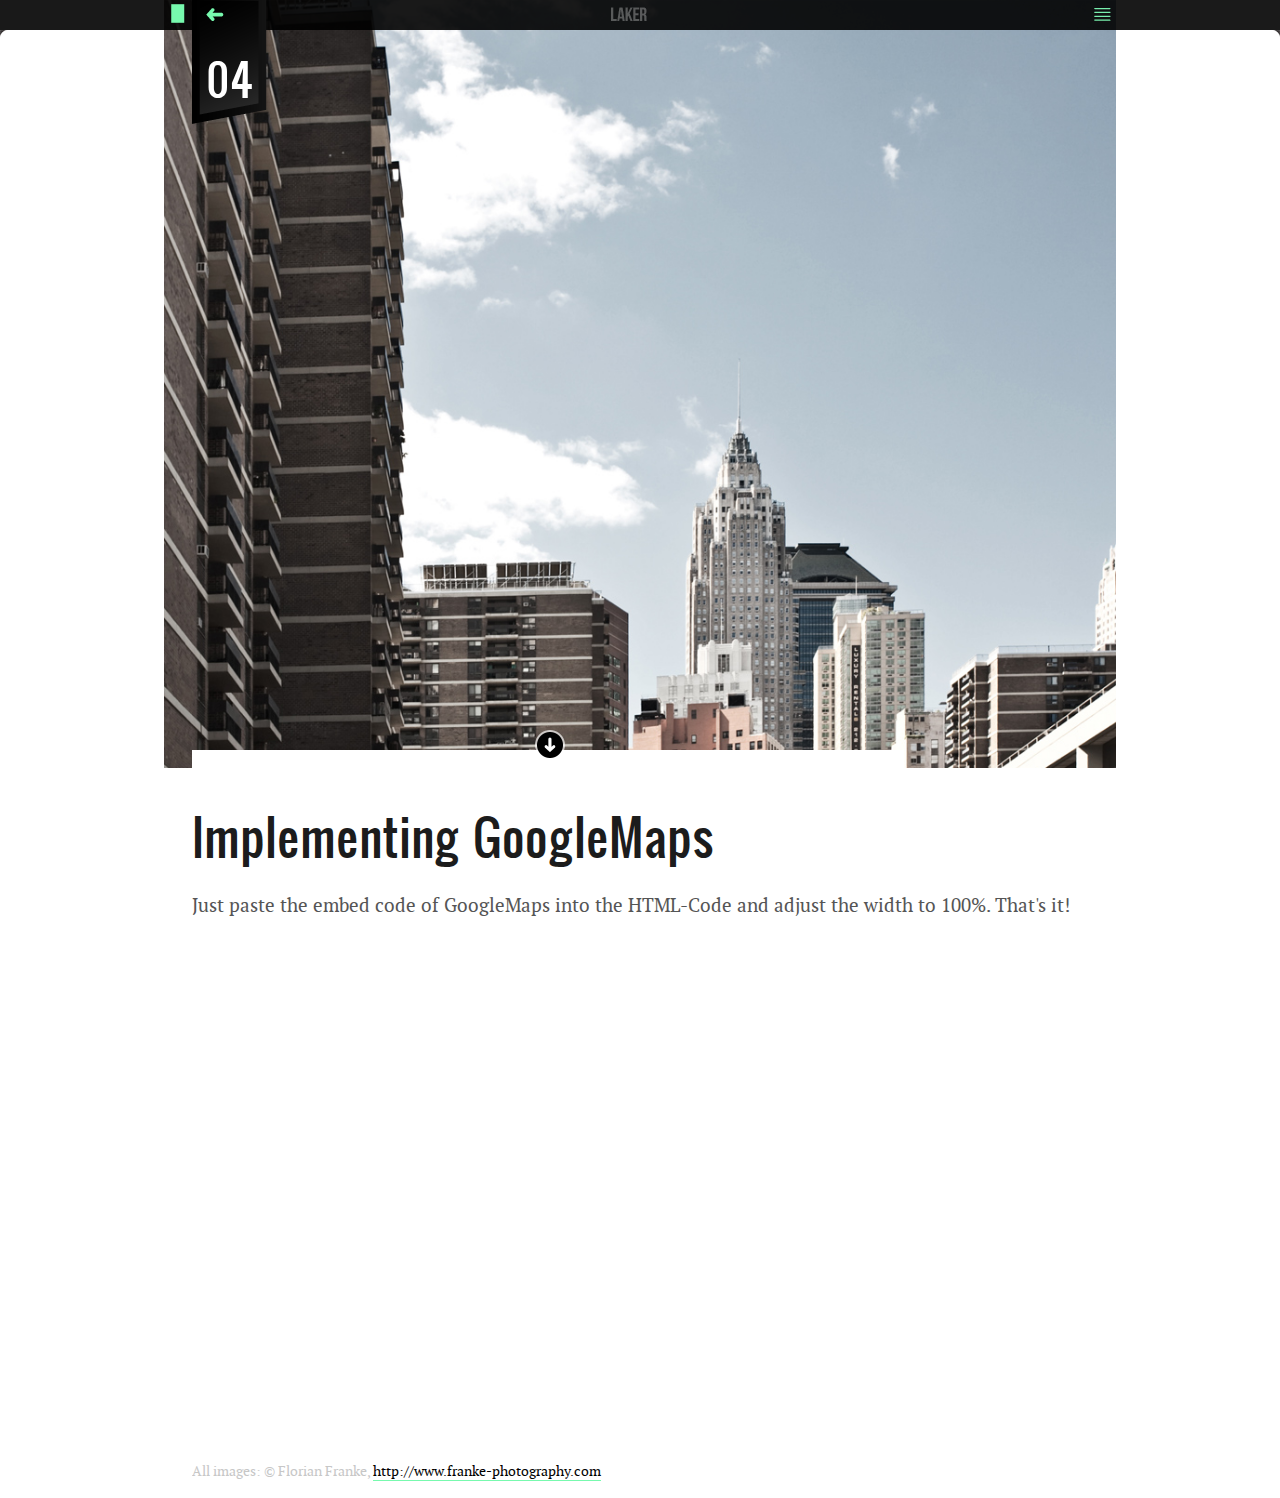
<file: book/Maps.html>
<!--
#####################################################################
LAKER Version 1.2 – http://www.lakercompendium.com
#####################################################################
#####################################################################
This is a dossier file.
#####################################################################
#####################################################################
#####################################################################
-->


<!DOCTYPE html>
<html xmlns:csi="http://www.massimocorner.com/libraries/csi/" lang="de">
<head>

<!--
############################################################################
META information ###########################################################
############################################################################
-->

<meta charset="utf-8">

<!--Prevent pinch to zoom on iOS devices-->
<meta name="viewport" content="width=device-width; initial-scale=1.0; maximum-scale=1.0; user-scalable=no;" />

<!--Allow saving as a web app on the home screen on iOS Devices (doesn't apply in Baker)-->
<meta name="apple-mobile-web-app-capable" content="yes" />

<!--If the page is saved as a web app, the statusbar will be black-translucent (doesn't apply in Baker)-->
<meta name="apple-mobile-web-app-status-bar-style" content="black-translucent" />

<!--Prevent phone number detection on iOS devices-->
<meta name="format-detection" content="telephone=no" />


<!--Title. The content of the title is displayed on the loading screen on iOS devices-->
<title>Dossier 4 • Google Maps</title>

<!--
############################################################################
Stylesheets ################################################################
############################################################################
-->

<!--Loading the main style sheet-->
<link href="styles/styles.css" rel="stylesheet" type="text/css" />

<!--Loading the dossier specific css-->
<link href="styles/dossiers/04.css" rel="stylesheet" type="text/css" />

<!--
############################################################################
Javascripts ################################################################
############################################################################
-->

<script src="js/Hyphenator.js" type="text/javascript"></script>
<script src="js/jquery-1.5.min.js" type="text/javascript"></script>
<script type="text/javascript" src="js/tmt_core.js"></script>
<script type="text/javascript" src="js/tmt_net.js"></script>
<script type="text/javascript" src="js/tmt_csi.js"></script>
<script src="js/jquery.touchSwipe-1.2.1.js" type="text/javascript"></script>

<!--Mandatory JavaScripts (Uncomment if not used to speed up performance)
<script type="text/javascript" src="js/jquery.jplayer.min.js"></script>
-->

</head>

<body>

<!--
############################################################################
"Table of content" in navigation bar #######################################
############################################################################
-->

<div class="nav-bar">
	<div class="nav-bar-container">
		
        <a href="#Inhaltsverzeichnis" class="nav-button toc"><div class="toc-label">Inhaltsverzeichnis</div>
		
        <div class="toc-list">
			<!--Include "Table of content" from external file-->
			<div id="includeTOC" csi:src="inc/toc.html"></div>
		</div><!--Div toc-list-->
		</a>
        
	</div><!--Div nav-bar-container-->
</div><!--Div nav-bar-->

<!--
############################################################################
End "Table of content" in navigation bar ###################################
############################################################################
-->


<!--
############################################################################
Start dossier navigation in navigation bar #################################
############################################################################
-->

<!--Include the small logo and the cover link-->
<div id="includeLogoAndCoverlink" csi:src="inc/logo-coverlink.html"></div>

<!--Link to the next dossier. It's the last page, so we don't need that one.
<a href="02.html" class="nav-button next">
	<div class="nav-button-text">Next Dossier</div>
</a>-->

<!--Link to the previous dossier-->
<a href="Structure_and_Columns.html" class="nav-button prev">
	<div class="nav-button-text">Previous Dossier</div>
</a>

<!--Implementing the Dossier-Number-->
<div id="dossier-number" class="dossier-number"><p>04</p></div>

<!--Navigation bar edges-->
<div class="edge-left"></div>
<div class="edge-right"></div>

<!--
############################################################################
End dossier navigation in navigation bar ###################################
############################################################################
-->

<!--Enable text hyphenation with Hyphenator.js-->
<div class="hyphenate">


<!--
############################################################################
Start content ##############################################################
############################################################################
-->


<!--Dossier start image-->
<div class="dossier-start-bg">
<!--(if you want to place something on top of the picture, place it here-->
</div><!-- Div dossier-start-bg-->

<!--Arrow which indicates the start of the text-->
<div class="dossier-headline-arrow"><img src="images/dossier-headline-arrow.png" /></div>

<!--"content-element" ensures, that content is placed within the right margins-->
<div class="content-element">
        <!--Starting Headline-->
        <div class="starting-headline">
              <h1>Implementing GoogleMaps</h1>
        </div><!--Div starting headline-->
</div><!--Div content element-->

<!--Main content-->


<div class="content-element">
              <p>Just paste the embed code of GoogleMaps into the HTML-Code and adjust the width to 100%. That's it!</p>
</div><!--Div content element-->


<iframe width="100%" height="480" frameborder="0" scrolling="no" marginheight="0" marginwidth="0" src="http://www.google.de/maps?f=q&amp;source=s_q&amp;hl=de&amp;geocode=&amp;q=new+york+city&amp;sll=51.151786,10.415039&amp;sspn=22.197694,37.353516&amp;vpsrc=6&amp;t=h&amp;ie=UTF8&amp;hq=&amp;hnear=New+York+City,+New+York,+Vereinigte+Staaten&amp;ll=40.734251,-74.010086&amp;spn=0.249745,0.439453&amp;z=11&amp;iwloc=A&amp;output=embed"></iframe>




  <!--
############################################################################
End of content #############################################################
############################################################################
-->
  
  

</div><!--Div hyphenate-->

  
  
  <!--
############################################################################
Start Footer ###############################################################
############################################################################
-->
  

<!--Include footer data from inc/footer.html-->
<div class="footer">
  <div id="includeFooter" csi:src="inc/footer.html"></div>
</div><!--Div footer-->

<!--
############################################################################
End Footer #################################################################
############################################################################
-->

</body>
</html>
</file>
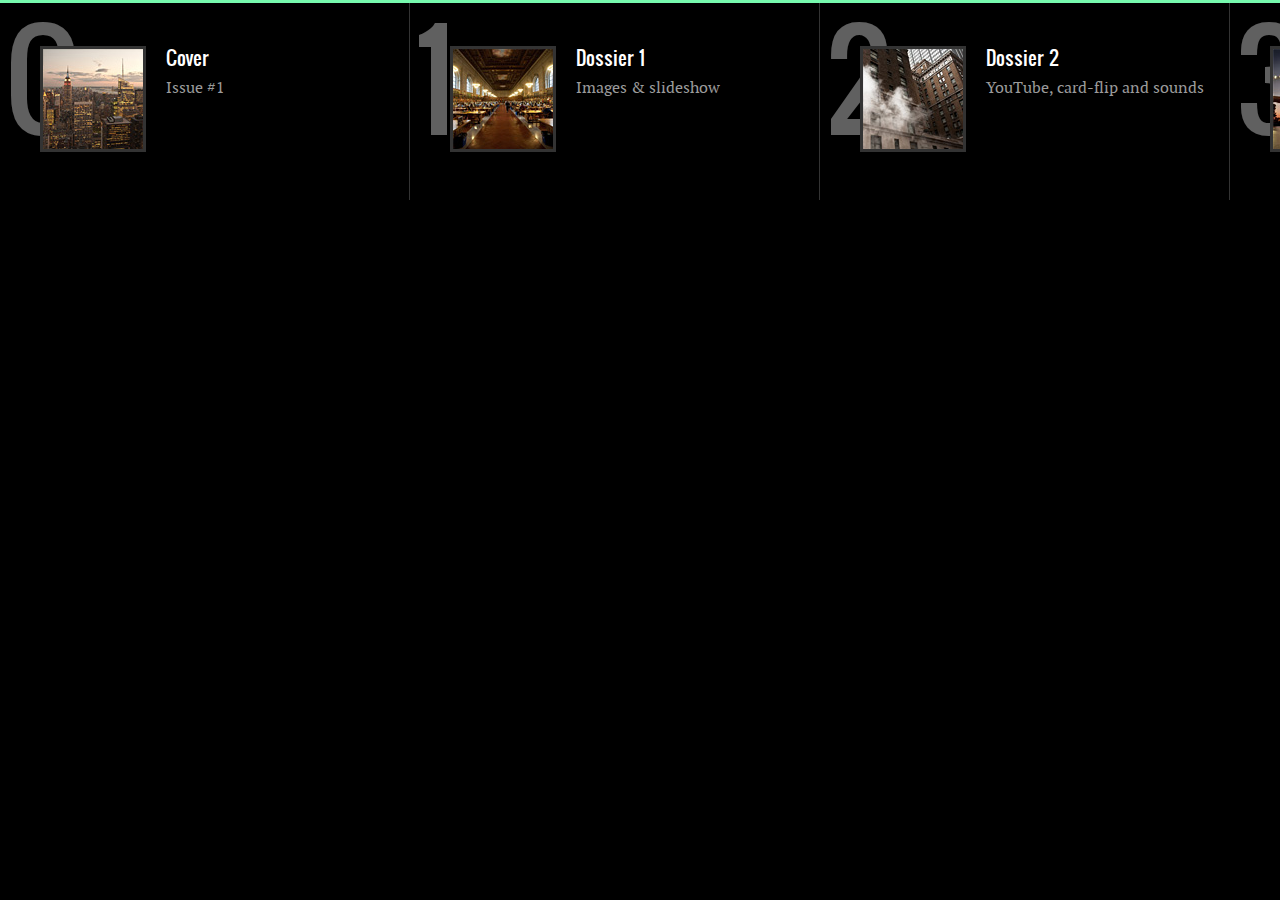
<file: book/navigation.htm>
<!--
#####################################################################
LAKER Version 1.1 – http://www.lakercompendium.com
#####################################################################
#####################################################################
This file contains the navigation bar which is display after a
doubletap on iOS devices.
#####################################################################
#####################################################################
#####################################################################
-->


<!DOCTYPE html PUBLIC "-//W3C//DTD XHTML 1.0 Transitional//EN" "http://www.w3.org/TR/xhtml1/DTD/xhtml1-transitional.dtd" >
<html xmlns="http://www.w3.org/1999/xhtml" xmlns:csi="http://www.massimocorner.com/libraries/csi/" lang="de">
<head>

<meta charset="utf-8">

<!--Prevent pinch to zoom on iOS devices-->
<meta name="viewport" content="width=device-width; initial-scale=1.0; maximum-scale=1.0; user-scalable=no;" />
<meta name="viewport" content="100%" />


<!--
############################################################################
Javascripts ################################################################
############################################################################
-->
<script type="text/javascript" src="js/Hyphenator.js"></script>
<script type="text/javascript" src="js/tmt_core.js"></script>
<script type="text/javascript" src="js/tmt_net.js"></script>
<script type="text/javascript" src="js/tmt_csi.js"></script>
        
        
<!--
############################################################################
Stylesheets ################################################################
############################################################################
-->

<!--Loading the main style sheet-->        
<link href="styles/styles.css" rel="stylesheet" type="text/css" />
        
  
</head>



<body class="body-toc-ios">

<!--Enable text hyphenation with Hyphenator.js-->
<div class="hyphenate">

	  <div class="toc-list-ios">
      		<!--Include the table of content-->  
      		<div id="includeTOC" csi:src="inc/toc.html"></div>
      </div><!--Div toc-->
      
</div><!--Div hyphenate-->


</body>
</html>
</file>
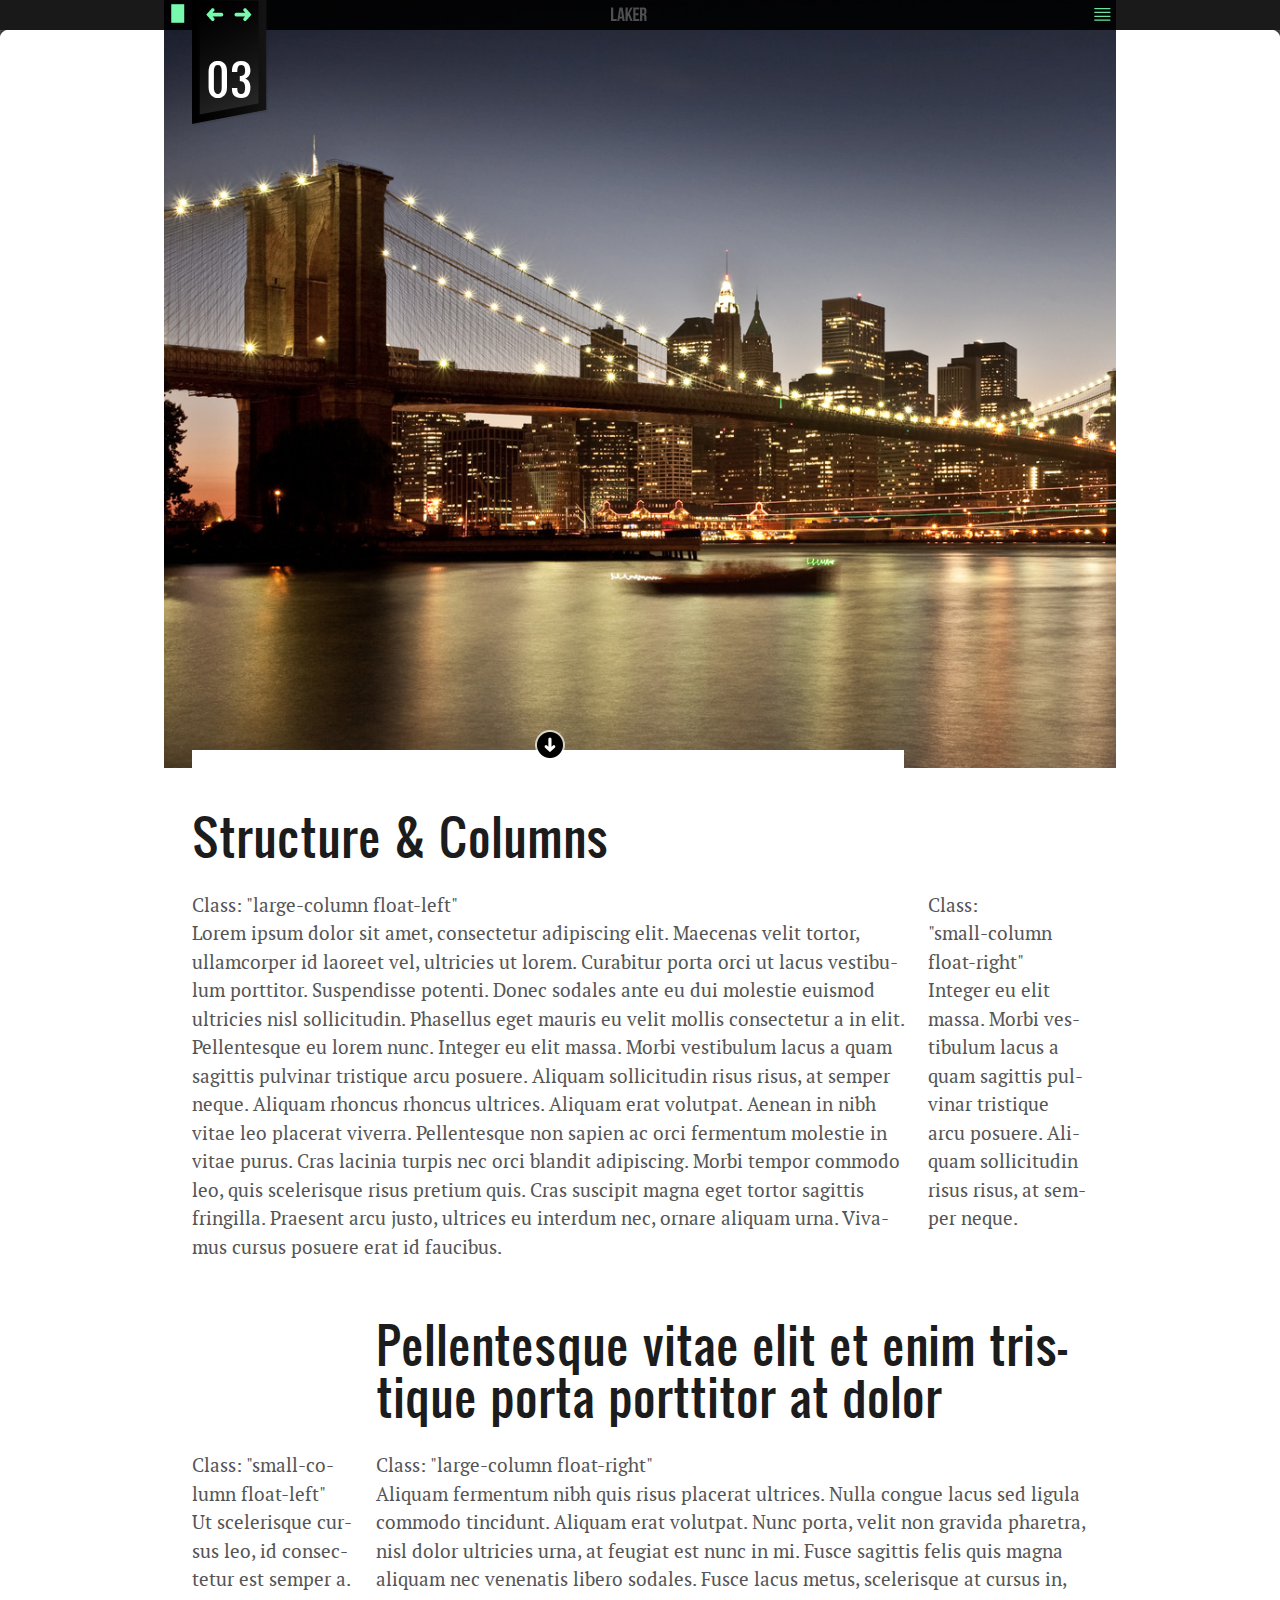
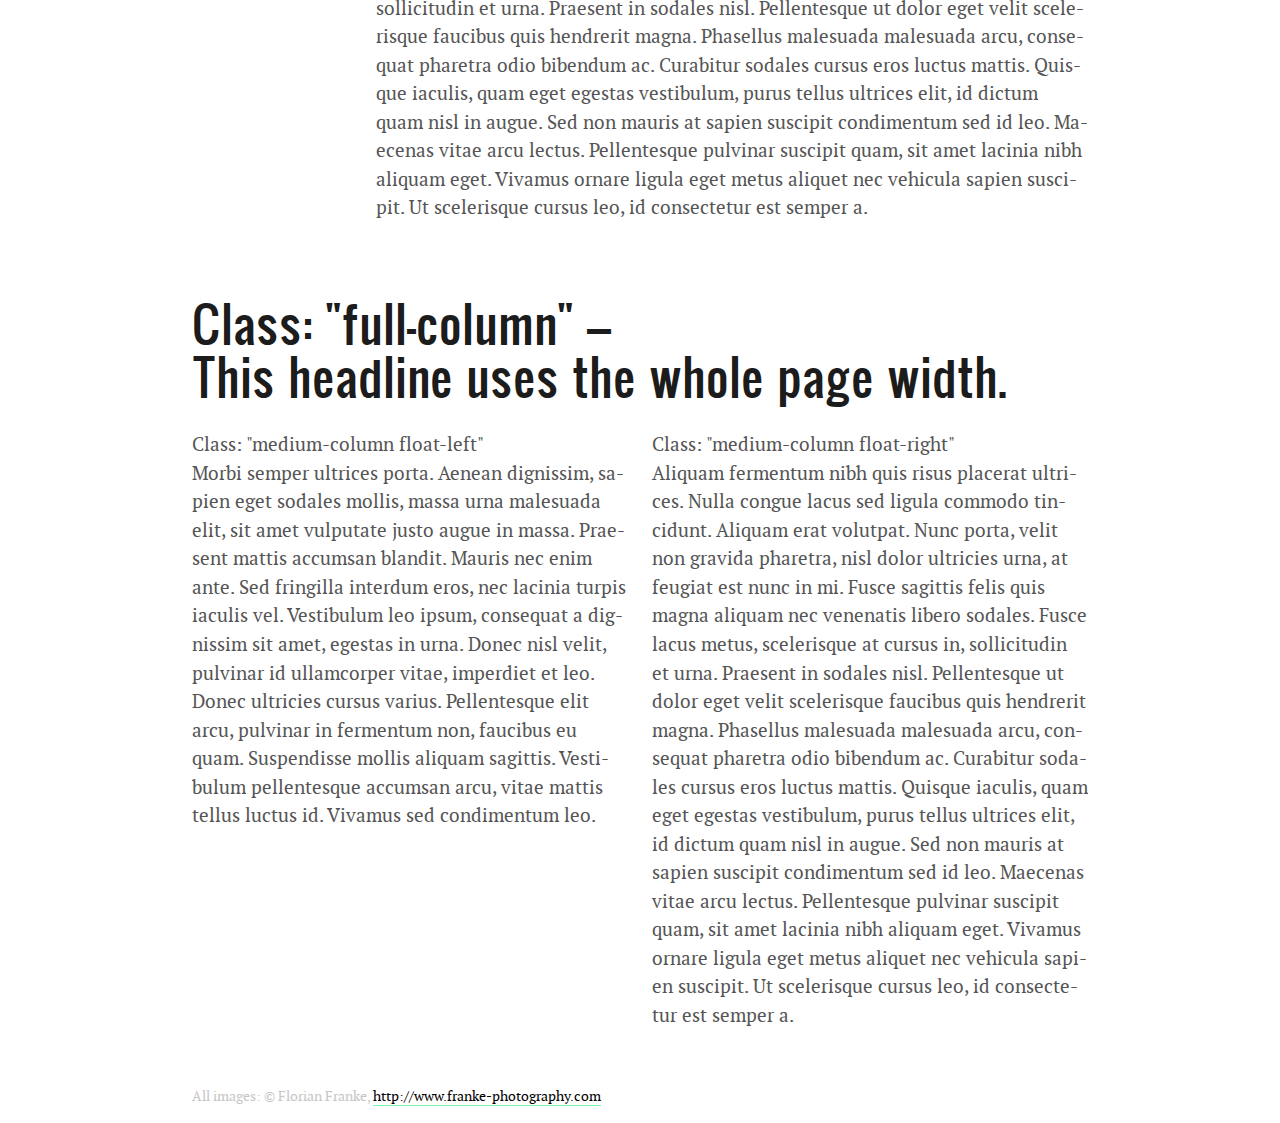
<file: book/Structure_and_Columns.html>
<!--
#####################################################################
LAKER Version 1.2 – http://www.lakercompendium.com
#####################################################################
#####################################################################
This is a dossier file.
#####################################################################
#####################################################################
#####################################################################
-->


<!DOCTYPE html>
<html xmlns:csi="http://www.massimocorner.com/libraries/csi/" lang="de">
<head>

<!--
############################################################################
META information ###########################################################
############################################################################
-->

<meta charset="utf-8">

<!--Prevent pinch to zoom on iOS devices-->
<meta name="viewport" content="width=device-width; initial-scale=1.0; maximum-scale=1.0; user-scalable=no;" />

<!--Allow saving as a web app on the home screen on iOS Devices (doesn't apply in Baker)-->
<meta name="apple-mobile-web-app-capable" content="yes" />

<!--If the page is saved as a web app, the statusbar will be black-translucent (doesn't apply in Baker)-->
<meta name="apple-mobile-web-app-status-bar-style" content="black-translucent" />

<!--Prevent phone number detection on iOS devices-->
<meta name="format-detection" content="telephone=no" />


<!--Title. The content of the title is displayed on the loading screen on iOS devices-->
<title>Dossier 3 • Structure & columns</title>

<!--
############################################################################
Stylesheets ################################################################
############################################################################
-->

<!--Loading the main style sheet-->
<link href="styles/styles.css" rel="stylesheet" type="text/css" />

<!--Loading the dossier specific css-->
<link href="styles/dossiers/03.css" rel="stylesheet" type="text/css" />

<!--
############################################################################
Javascripts ################################################################
############################################################################
-->

<script src="js/Hyphenator.js" type="text/javascript"></script>
<script src="js/jquery-1.5.min.js" type="text/javascript"></script>
<script type="text/javascript" src="js/tmt_core.js"></script>
<script type="text/javascript" src="js/tmt_net.js"></script>
<script type="text/javascript" src="js/tmt_csi.js"></script>
<script type="text/javascript" src="js/article-nav.js"></script>

<!--Mandatory JavaScripts (Uncomment if not used to speed up performance)
<script type="text/javascript" src="js/jquery.jplayer.min.js"></script>
<script src="js/jquery.touchSwipe-1.2.1.js" type="text/javascript"></script>
-->

</head>

<body>

<!--
############################################################################
"Table of content" in navigation bar #######################################
############################################################################
-->

<div class="nav-bar">
	<div class="nav-bar-container">
		
        <a href="#Inhaltsverzeichnis" class="nav-button toc"><div class="toc-label">Inhaltsverzeichnis</div>
		
        <div class="toc-list">
			<!--Include "Table of content" from external file-->
			<div id="includeTOC" csi:src="inc/toc.html"></div>
		</div><!--Div toc-list-->
		</a>
        
	</div><!--Div nav-bar-container-->
</div><!--Div nav-bar-->

<!--
############################################################################
End "Table of content" in navigation bar ###################################
############################################################################
-->


<!--
############################################################################
Start dossier navigation in navigation bar #################################
############################################################################
-->

<!--Include the small logo and the cover link-->
<div id="includeLogoAndCoverlink" csi:src="inc/logo-coverlink.html"></div>

<!--Link to the next dossier.-->
<a href="Maps.html" class="nav-button next">
	<div class="nav-button-text">Next Dossier</div>
</a>

<!--Link to the previous dossier-->
<a href="Interactivity.html" class="nav-button prev">
	<div class="nav-button-text">Previous Dossier</div>
</a>

<!--Implementing the Dossier-Number-->
<div id="dossier-number" class="dossier-number"><p>03</p></div>

<!--Navigation bar edges-->
<div class="edge-left"></div>
<div class="edge-right"></div>

<!--
############################################################################
End dossier navigation in navigation bar ###################################
############################################################################
-->

<!--Enable text hyphenation with Hyphenator.js-->
<div class="hyphenate">


<!--
############################################################################
Start content ##############################################################
############################################################################
-->


<!--Dossier start image-->
<div class="dossier-start-bg">
<!--(if you want to place something on top of the picture, place it here-->
</div><!-- Div dossier-start-bg-->

<!--Arrow which indicates the start of the text-->
<div class="dossier-headline-arrow"><img src="images/dossier-headline-arrow.png" /></div>


<!--"content-element" ensures, that content is placed within the right margins-->
<div class="content-element">
        <!--Starting Headline-->
        <div class="starting-headline">
              <h1>Structure &amp; Columns</h1>
        </div><!--Div starting headline-->
</div><!--Div content element-->


<!--"content-element" ensures, that content is placed within the right margins-->
<div class="content-element">

<!--Main content-->
<div class="small-column float-right">
	<p>Class: <br />
	  &quot;small-column float-right&quot;<br /> 
	  Integer eu elit massa. Morbi vestibulum lacus a quam sagittis pulvinar tristique arcu posuere. Aliquam sollicitudin risus risus, at semper neque.</p>
</div><!--small-column float-right-->


<div class="large-column float-left"> 
      <p>Class: &quot;large-column float-left&quot;<br />
      Lorem ipsum dolor sit amet, consectetur adipiscing elit. Maecenas velit tortor, ullamcorper id laoreet vel, ultricies ut lorem. Curabitur porta orci ut lacus vestibulum porttitor. Suspendisse potenti. Donec sodales ante eu dui molestie euismod ultricies nisl sollicitudin. Phasellus eget mauris eu velit mollis consectetur a in elit. Pellentesque eu lorem nunc. Integer eu elit massa. Morbi vestibulum lacus a quam sagittis pulvinar tristique arcu posuere. Aliquam sollicitudin risus risus, at semper neque. Aliquam rhoncus rhoncus ultrices. Aliquam erat volutpat. Aenean in nibh vitae leo placerat viverra. Pellentesque non sapien ac orci fermentum molestie in vitae purus. Cras lacinia turpis nec orci blandit adipiscing. Morbi tempor commodo leo, quis scelerisque risus pretium quis. Cras suscipit magna eget tortor sagittis fringilla. Praesent arcu justo, ultrices eu interdum nec, ornare aliquam urna. Vivamus cursus posuere erat id faucibus.</p>
<br />
</div><!--large-column float-left-->

<!--Align text block on the right-->
<div class="large-column float-right">
     <h1>Pellentesque vitae elit et enim tristique porta porttitor at dolor</h1>
</div><!--Div large-column float-right-->
     
     <!--Small-Column left-->
<div class="small-column float-left">
	<p>Class: "small-column float-left"<br />Ut scelerisque cursus leo, id consectetur est semper a.</p>
</div><!-- Div small-column float-left-->

     <div class="large-column float-right">
      <p>Class: "large-column float-right"<br />Aliquam fermentum nibh quis risus placerat ultrices. Nulla congue lacus sed ligula commodo tincidunt. Aliquam erat volutpat. Nunc porta, velit non gravida pharetra, nisl dolor ultricies urna, at feugiat est nunc in mi. Fusce sagittis felis quis magna aliquam nec venenatis libero sodales. Fusce lacus metus, scelerisque at cursus in, sollicitudin et urna. Praesent in sodales nisl. Pellentesque ut dolor eget velit scelerisque faucibus quis hendrerit magna. Phasellus malesuada malesuada arcu, consequat pharetra odio bibendum ac. Curabitur sodales cursus eros luctus mattis. Quisque iaculis, quam eget egestas vestibulum, purus tellus ultrices elit, id dictum quam nisl in augue. Sed non mauris at sapien suscipit condimentum sed id leo. Maecenas vitae arcu lectus. Pellentesque pulvinar suscipit quam, sit amet lacinia nibh aliquam eget. Vivamus ornare ligula eget metus aliquet nec vehicula sapien suscipit. Ut scelerisque cursus leo, id consectetur est semper a.</p>
      <br /><br />
</div><!--Div large-column float-right-->


<div class="full-column">
      <h1>Class: "full-column" – <br />This headline uses the whole page width.</h1>
</div><!--Div full-column-->

<div class="medium-column float-left">
      <p>Class: "medium-column float-left"<br />
      Morbi semper ultrices porta. Aenean dignissim, sapien eget sodales mollis, massa urna malesuada elit, sit amet vulputate justo augue in massa. Praesent mattis accumsan blandit. Mauris nec enim ante. Sed fringilla interdum eros, nec lacinia turpis iaculis vel. Vestibulum leo ipsum, consequat a dignissim sit amet, egestas in urna. Donec nisl velit, pulvinar id ullamcorper vitae, imperdiet et leo. Donec ultricies cursus varius. Pellentesque elit arcu, pulvinar in fermentum non, faucibus eu quam. Suspendisse mollis aliquam sagittis. Vestibulum pellentesque accumsan arcu, vitae mattis tellus luctus id. Vivamus sed condimentum leo.</p>
</div><!--Div medium-column float-left-->

<div class="medium-column float-right">
      <p>Class: "medium-column float-right"<br /> Aliquam fermentum nibh quis risus placerat ultrices. Nulla congue lacus sed ligula commodo tincidunt. Aliquam erat volutpat. Nunc porta, velit non gravida pharetra, nisl dolor ultricies urna, at feugiat est nunc in mi. Fusce sagittis felis quis magna aliquam nec venenatis libero sodales. Fusce lacus metus, scelerisque at cursus in, sollicitudin et urna. Praesent in sodales nisl. Pellentesque ut dolor eget velit scelerisque faucibus quis hendrerit magna. Phasellus malesuada malesuada arcu, consequat pharetra odio bibendum ac. Curabitur sodales cursus eros luctus mattis. Quisque iaculis, quam eget egestas vestibulum, purus tellus ultrices elit, id dictum quam nisl in augue. Sed non mauris at sapien suscipit condimentum sed id leo. Maecenas vitae arcu lectus. Pellentesque pulvinar suscipit quam, sit amet lacinia nibh aliquam eget. Vivamus ornare ligula eget metus aliquet nec vehicula sapien suscipit. Ut scelerisque cursus leo, id consectetur est semper a.</p>
</div><!--Div medium-column float-left-->

</div><!--Div content-element-->

  
  
  <!--
############################################################################
End of content #############################################################
############################################################################
-->
  
  

</div><!--Div hyphenate-->

  
  
  <!--
############################################################################
Start Footer ###############################################################
############################################################################
-->
  

<!--Include footer data from inc/footer.html-->
<div class="footer">
  <div id="includeFooter" csi:src="inc/footer.html"></div>
</div><!--Div footer-->

<!--
############################################################################
End Footer #################################################################
############################################################################
-->

</body>
</html>
</file>
<file: book/styles/styles.css>
/*
#####################################################################
LAKER Version 1.1 – http://www.lakercompendium.com
#####################################################################
#####################################################################
This file contains a modified version of the LESS CSS Framework
(http://www.lessframework.com). 

See www.lakercompendium.com for more details.
#####################################################################
#####################################################################
#####################################################################
*/
@charset "UTF-8";
/*	Imports
	------	*/
@import url('fonts.css');
@import url('typography.css');
@import url('structure.css');
@import url('media.css');
@import url('nav.css');
@import url('soundbox.css');
@import url('slideshow.css');
@import url('card-flip.css');

/*Turn on the visual grid view, by deleting the "/*"...
@import url('display-grid.css');
*/


/*	Less Framework 4
	http://lessframework.com
	by Joni Korpi
	License: http://creativecommons.org/licenses/MIT/	*/
	
/*	Resets
	------	*/
html,body,div,span,object,iframe,h1,h2,h3,h4,h5,h6,p,blockquote,pre,a,abbr,address,cite,code,del,dfn,em,img,ins,kbd,q,samp,small,strong,sub,sup,var,b,i,hr,dl,dt,dd,ol,ul,li,fieldset,form,label,legend,table,caption,tbody,tfoot,thead,tr,th,td,article,aside,canvas,details,figure,figcaption,hgroup,menu,footer,header,nav,section,summary,time,mark,audio,video {     }

img::-moz-selection {    background: transparent }
img::selection {    background: transparent }

article,aside,canvas,figure,figure img,figcaption,hgroup,footer,header,nav,section,audio,video {    display: block }
a img {    border: 0 }
body {    overflow-x: hidden }


.dossier-headline-arrow {
    position: relative;
    margin-top: -38px; margin-bottom: -15px; margin-left: 371px;
	z-index: 10
}
.dossier-headline-arrow img {
    width: 30px; height: 30px
}

/* Selection colours (easy to forget) */
::selection {    background: #d3f9f2 }
::-moz-selection {    background: #d3f9f2 }
body {
    margin: auto;
    -webkit-tap-highlight-color: #d3f9f2
}


/*
##########################################################################
##########################################################################
		Default Layout: 952px.
		Content-Element width: 952px.
		Gutters: 24px.
		Outer content margins: 28px.
		Leftover space for scrollbars @1024px: 32px.
##########################################################################
cols    1     2      3      4      5      6      7      8      9      10
px      68    160    252    344    436    528    620    712    804    896    
##########################################################################
##########################################################################
*/

body {
    width: 952px;
    padding: 0px;
    background-color: #fff; color: rgb(60,60,60);
    -webkit-text-size-adjust: 100%; /* Stops Mobile Safari from auto-adjusting font-sizes */
}

.portrait {    display: none }
.browser-only {    display: block }
.ipad-only,
.iphone-only,
.ios-only {    display: none }


/*
##########################################################################
##########################################################################
		Tablet Layout: 768px.
		Content-Element width: 712px.
		Gutters: 24px.
		Outer content margins: 28px.
		Inherits styles from: Default Layout.
##########################################################################
cols    1     2      3      4      5      6      7      8
px      68    160    252    344    436    528    620    712    
##########################################################################
##########################################################################
*/

@media only screen and (min-width: 768px) and (max-width: 991px) { 
	body {
	    width: 768px;
	    padding-right: 0px; padding-bottom: 0px; padding-left: 0px !important;
	    margin: auto
	}
	
	.dossier-headline-arrow {  margin-left: 279px; }
	
}


/*
##########################################################################
##########################################################################
		iPad Layout Portrait: 768px.
		Content-Element width: 712px.
		Gutters: 24px.
		Outer content margins: 28px.
		Inherits styles from: Default Layout.
##########################################################################
cols    1     2      3      4      5      6      7      8
px      68    160    252    344    436    528    620    712   
##########################################################################
##########################################################################
 */
 
@media only screen and (min-device-width: 481px) and (max-device-width: 1024px) and (orientation:portrait) { 
	body {
	    width: 100%;
	    margin: 0px; padding: 0px
	}
	.portrait {    display: block }
	.landscape {    display: none }
	.browser-only {    display: none }
	.ipad-only,
	.ios-only {    display: block }
}


/*
##########################################################################
##########################################################################
		iPad Layout Landscape: 1024px.
		Content-Element width: 896px.
		Gutters: 24px.
		Outer content margins: 64px.
		Inherits styles from: Default Layout.
##########################################################################
cols    1     2      3      4      5      6      7      8      9      10
px      68    160    252    344    436    528    620    712    804    896    
##########################################################################
##########################################################################
*/

@media only screen and (max-device-width: 1024px) and (orientation:landscape) { 
	body {
	    width: 100%;
	    margin: auto; padding: 0px
	}
	.portrait {    display: none }
	.landscape {    display: block }
	.browser-only {    display: none }
	.ipad-only,
	.ios-only {    display: block }
	.dossier-headline-arrow {  margin-left: 405px; }
}


/*
##########################################################################
##########################################################################
		Mobile Layout: 320px.
		Content-Element width: 292px.
		Gutters: 24px.
		Outer content margins: 14px.
		Inherits styles from: Default Layout.
##########################################################################
cols    1     2      3
px      68    160    252    
##########################################################################
##########################################################################
*/

@media only screen and (max-width: 767px) { 
	body {
	    width: 320px;
	    margin: auto; padding: 0px
	}
	.portrait {    display: block }
	.landscape {    display: none }
	.browser-only,
	ipad-only {    display: none }
	.iphone-only,
	.ios-only {    display: block }
	.dossier-headline-arrow {    margin-left: 145px }
}


/*		
##########################################################################
##########################################################################
		Wide Mobile Layout: 480px.
		Content-Element width: 436px.
		Gutters: 24px.
		Outer content margins: 22px.
		Inherits styles from: Default Layout, Mobile Layout.
#########################################################################
cols    1     2      3      4      5
px      68    160    252    344    436    
##########################################################################
##########################################################################
*/

@media only screen and (min-width: 480px) and (max-width: 767px) { 
	body {
	    width: 480px;
	    padding: 0px
	}
	.portrait {    display: none }
	.landscape {    display: block }
	.dossier-headline-arrow {    margin-left: 225px }
}


/*		
##########################################################################
##########################################################################
	Retina media query.
	Overrides styles for devices with a 
	device-pixel-ratio of 2+, such as iPhone 4.
######################################################################### 
##########################################################################
*/

@media only screen and (-webkit-min-device-pixel-ratio: 2), only screen and (min-device-pixel-ratio: 2) { 
	
}
</file>
<file: book/styles/dossiers/cover.css>
/*
##########################################################################
##########################################################################
		Default Layout: 952px.
		Content-Element width: 952px.
		Gutters: 24px.
		Outer content margins: 28px.
		Leftover space for scrollbars @1024px: 32px.
##########################################################################
cols    1     2      3      4      5      6      7      8      9      10
px      68    160    252    344    436    528    620    712    804    896    
##########################################################################
##########################################################################
*/

body {
	
	background-color:#000;
	
	}
	
.content-element a {
	color:#fff;
	}
	
.dossier-start-bg {
	background-image:url(../../images/cover/dossier-start-bg.jpg);
	text-align:center;
	}
	
.dossier-start-bg img {
	margin-top:100px;
	}


/*
##########################################################################
##########################################################################
		Tablet Layout: 768px.
		Content-Element width: 712px.
		Gutters: 24px.
		Outer content margins: 28px.
		Inherits styles from: Default Layout.
##########################################################################
cols    1     2      3      4      5      6      7      8
px      68    160    252    344    436    528    620    712    
##########################################################################
##########################################################################
*/

@media only screen and (min-width: 768px) and (max-width: 991px) {
	

	
}


/*
##########################################################################
##########################################################################
		iPad Layout Portrait: 768px.
		Content-Element width: 712px.
		Gutters: 24px.
		Outer content margins: 28px.
		Inherits styles from: Default Layout.
##########################################################################
cols    1     2      3      4      5      6      7      8
px      68    160    252    344    436    528    620    712   
##########################################################################
##########################################################################
 */
 
@media only screen and (min-device-width: 481px) and (max-device-width: 1024px) and (orientation:portrait) {
	

	
	
	}


/*
##########################################################################
##########################################################################
		iPad Layout Landscape: 1024px.
		Content-Element width: 896px.
		Gutters: 24px.
		Outer content margins: 64px.
		Inherits styles from: Default Layout.
##########################################################################
cols    1     2      3      4      5      6      7      8      9      10
px      68    160    252    344    436    528    620    712    804    896    
##########################################################################
##########################################################################
*/

@media only screen and (max-device-width: 1024px) and (orientation:landscape) {
	
	
	}


/*
##########################################################################
##########################################################################
		Mobile Layout: 320px.
		Content-Element width: 292px.
		Gutters: 24px.
		Outer content margins: 14px.
		Inherits styles from: Default Layout.
##########################################################################
cols    1     2      3
px      68    160    252    
##########################################################################
##########################################################################
*/

@media only screen and (max-width: 767px) {
	
	.dossier-start-bg img {
	width:90%;
	height:auto;
	}
	
}


/*		
##########################################################################
##########################################################################
		Wide Mobile Layout: 480px.
		Content-Element width: 436px.
		Gutters: 24px.
		Outer content margins: 22px.
		Inherits styles from: Default Layout, Mobile Layout.
#########################################################################
cols    1     2      3      4      5
px      68    160    252    344    436    
##########################################################################
##########################################################################
*/

@media only screen and (min-width: 480px) and (max-width: 767px) {
	
.dossier-start-bg img {
	width:90%;
	height:auto;
	margin-top:0px;
	}

	
}


/*		
##########################################################################
##########################################################################
	Retina media query.
	Overrides styles for devices with a 
	device-pixel-ratio of 2+, such as iPhone 4.
######################################################################### 
##########################################################################
*/

@media 
	only screen and (-webkit-min-device-pixel-ratio: 2),
	only screen and (min-device-pixel-ratio: 2) {
	
	
	
}
</file>
<file: book/styles/dossiers/01.css>
/*
##########################################################################
##########################################################################
		Default Layout: 952px.
		Content-Element width: 952px.
		Gutters: 24px.
		Outer content margins: 28px.
		Leftover space for scrollbars @1024px: 32px.
##########################################################################
cols    1     2      3      4      5      6      7      8      9      10
px      68    160    252    344    436    528    620    712    804    896    
##########################################################################
##########################################################################
*/


	
.dossier-start-bg {
	background-image:url(../../images/dossier-01/dossier-start-bg.jpg);
	}
	

/*
##########################################################################
##########################################################################
		Tablet Layout: 768px.
		Content-Element width: 712px.
		Gutters: 24px.
		Outer content margins: 28px.
		Inherits styles from: Default Layout.
##########################################################################
cols    1     2      3      4      5      6      7      8
px      68    160    252    344    436    528    620    712    
##########################################################################
##########################################################################
*/

@media only screen and (min-width: 768px) and (max-width: 991px) {
	

	
}


/*
##########################################################################
##########################################################################
		iPad Layout Portrait: 768px.
		Content-Element width: 712px.
		Gutters: 24px.
		Outer content margins: 28px.
		Inherits styles from: Default Layout.
##########################################################################
cols    1     2      3      4      5      6      7      8
px      68    160    252    344    436    528    620    712   
##########################################################################
##########################################################################
 */
 
@media only screen and (min-device-width: 481px) and (max-device-width: 1024px) and (orientation:portrait) {
	

	
	
	}


/*
##########################################################################
##########################################################################
		iPad Layout Landscape: 1024px.
		Content-Element width: 896px.
		Gutters: 24px.
		Outer content margins: 64px.
		Inherits styles from: Default Layout.
##########################################################################
cols    1     2      3      4      5      6      7      8      9      10
px      68    160    252    344    436    528    620    712    804    896    
##########################################################################
##########################################################################
*/

@media only screen and (max-device-width: 1024px) and (orientation:landscape) {
	
	
	}


/*
##########################################################################
##########################################################################
		Mobile Layout: 320px.
		Content-Element width: 292px.
		Gutters: 24px.
		Outer content margins: 14px.
		Inherits styles from: Default Layout.
##########################################################################
cols    1     2      3
px      68    160    252    
##########################################################################
##########################################################################
*/

@media only screen and (max-width: 767px) {
	
	
	
}


/*		
##########################################################################
##########################################################################
		Wide Mobile Layout: 480px.
		Content-Element width: 436px.
		Gutters: 24px.
		Outer content margins: 22px.
		Inherits styles from: Default Layout, Mobile Layout.
#########################################################################
cols    1     2      3      4      5
px      68    160    252    344    436    
##########################################################################
##########################################################################
*/

@media only screen and (min-width: 480px) and (max-width: 767px) {
	


	
}


/*		
##########################################################################
##########################################################################
	Retina media query.
	Overrides styles for devices with a 
	device-pixel-ratio of 2+, such as iPhone 4.
######################################################################### 
##########################################################################
*/

@media 
	only screen and (-webkit-min-device-pixel-ratio: 2),
	only screen and (min-device-pixel-ratio: 2) {
	
	
	
}
</file>
<file: book/styles/dossiers/03.css>
/*
##########################################################################
##########################################################################
		Default Layout: 952px.
		Content-Element width: 952px.
		Gutters: 24px.
		Outer content margins: 28px.
		Leftover space for scrollbars @1024px: 32px.
##########################################################################
cols    1     2      3      4      5      6      7      8      9      10
px      68    160    252    344    436    528    620    712    804    896    
##########################################################################
##########################################################################
*/


	
.dossier-start-bg {
	background-image:url(../../images/dossier-03/dossier-start-bg.jpg);
	}
	

/*
##########################################################################
##########################################################################
		Tablet Layout: 768px.
		Content-Element width: 712px.
		Gutters: 24px.
		Outer content margins: 28px.
		Inherits styles from: Default Layout.
##########################################################################
cols    1     2      3      4      5      6      7      8
px      68    160    252    344    436    528    620    712    
##########################################################################
##########################################################################
*/

@media only screen and (min-width: 768px) and (max-width: 991px) {
	

	
}


/*
##########################################################################
##########################################################################
		iPad Layout Portrait: 768px.
		Content-Element width: 712px.
		Gutters: 24px.
		Outer content margins: 28px.
		Inherits styles from: Default Layout.
##########################################################################
cols    1     2      3      4      5      6      7      8
px      68    160    252    344    436    528    620    712   
##########################################################################
##########################################################################
 */
 
@media only screen and (min-device-width: 481px) and (max-device-width: 1024px) and (orientation:portrait) {
	

	
	
	}


/*
##########################################################################
##########################################################################
		iPad Layout Landscape: 1024px.
		Content-Element width: 896px.
		Gutters: 24px.
		Outer content margins: 64px.
		Inherits styles from: Default Layout.
##########################################################################
cols    1     2      3      4      5      6      7      8      9      10
px      68    160    252    344    436    528    620    712    804    896    
##########################################################################
##########################################################################
*/

@media only screen and (max-device-width: 1024px) and (orientation:landscape) {
	
	
	}


/*
##########################################################################
##########################################################################
		Mobile Layout: 320px.
		Content-Element width: 292px.
		Gutters: 24px.
		Outer content margins: 14px.
		Inherits styles from: Default Layout.
##########################################################################
cols    1     2      3
px      68    160    252    
##########################################################################
##########################################################################
*/

@media only screen and (max-width: 767px) {
	
	
	
}


/*		
##########################################################################
##########################################################################
		Wide Mobile Layout: 480px.
		Content-Element width: 436px.
		Gutters: 24px.
		Outer content margins: 22px.
		Inherits styles from: Default Layout, Mobile Layout.
#########################################################################
cols    1     2      3      4      5
px      68    160    252    344    436    
##########################################################################
##########################################################################
*/

@media only screen and (min-width: 480px) and (max-width: 767px) {
	


	
}

/*		
##########################################################################
##########################################################################
	Retina media query.
	Overrides styles for devices with a 
	device-pixel-ratio of 2+, such as iPhone 4.
######################################################################### 
##########################################################################
*/

@media 
	only screen and (-webkit-min-device-pixel-ratio: 2),
	only screen and (min-device-pixel-ratio: 2) {
	
	
	
}
</file>
<file: book/styles/dossiers/04.css>
/*
##########################################################################
##########################################################################
		Default Layout: 952px.
		Content-Element width: 952px.
		Gutters: 24px.
		Outer content margins: 28px.
		Leftover space for scrollbars @1024px: 32px.
##########################################################################
cols    1     2      3      4      5      6      7      8      9      10
px      68    160    252    344    436    528    620    712    804    896    
##########################################################################
##########################################################################
*/


	
.dossier-start-bg {
	background-image:url(../../images/dossier-04/dossier-start-bg.jpg);
	}
	

/*
##########################################################################
##########################################################################
		Tablet Layout: 768px.
		Content-Element width: 712px.
		Gutters: 24px.
		Outer content margins: 28px.
		Inherits styles from: Default Layout.
##########################################################################
cols    1     2      3      4      5      6      7      8
px      68    160    252    344    436    528    620    712    
##########################################################################
##########################################################################
*/

@media only screen and (min-width: 768px) and (max-width: 991px) {
	

	
}


/*
##########################################################################
##########################################################################
		iPad Layout Portrait: 768px.
		Content-Element width: 712px.
		Gutters: 24px.
		Outer content margins: 28px.
		Inherits styles from: Default Layout.
##########################################################################
cols    1     2      3      4      5      6      7      8
px      68    160    252    344    436    528    620    712   
##########################################################################
##########################################################################
 */
 
@media only screen and (min-device-width: 481px) and (max-device-width: 1024px) and (orientation:portrait) {
	

	
	
	}


/*
##########################################################################
##########################################################################
		iPad Layout Landscape: 1024px.
		Content-Element width: 896px.
		Gutters: 24px.
		Outer content margins: 64px.
		Inherits styles from: Default Layout.
##########################################################################
cols    1     2      3      4      5      6      7      8      9      10
px      68    160    252    344    436    528    620    712    804    896    
##########################################################################
##########################################################################
*/

@media only screen and (max-device-width: 1024px) and (orientation:landscape) {
	
	
	}


/*
##########################################################################
##########################################################################
		Mobile Layout: 320px.
		Content-Element width: 292px.
		Gutters: 24px.
		Outer content margins: 14px.
		Inherits styles from: Default Layout.
##########################################################################
cols    1     2      3
px      68    160    252    
##########################################################################
##########################################################################
*/

@media only screen and (max-width: 767px) {
	
	
	
}


/*		
##########################################################################
##########################################################################
		Wide Mobile Layout: 480px.
		Content-Element width: 436px.
		Gutters: 24px.
		Outer content margins: 22px.
		Inherits styles from: Default Layout, Mobile Layout.
#########################################################################
cols    1     2      3      4      5
px      68    160    252    344    436    
##########################################################################
##########################################################################
*/

@media only screen and (min-width: 480px) and (max-width: 767px) {
	


	
}

/*		
##########################################################################
##########################################################################
	Retina media query.
	Overrides styles for devices with a 
	device-pixel-ratio of 2+, such as iPhone 4.
######################################################################### 
##########################################################################
*/

@media 
	only screen and (-webkit-min-device-pixel-ratio: 2),
	only screen and (min-device-pixel-ratio: 2) {
	
	
	
}
</file>
